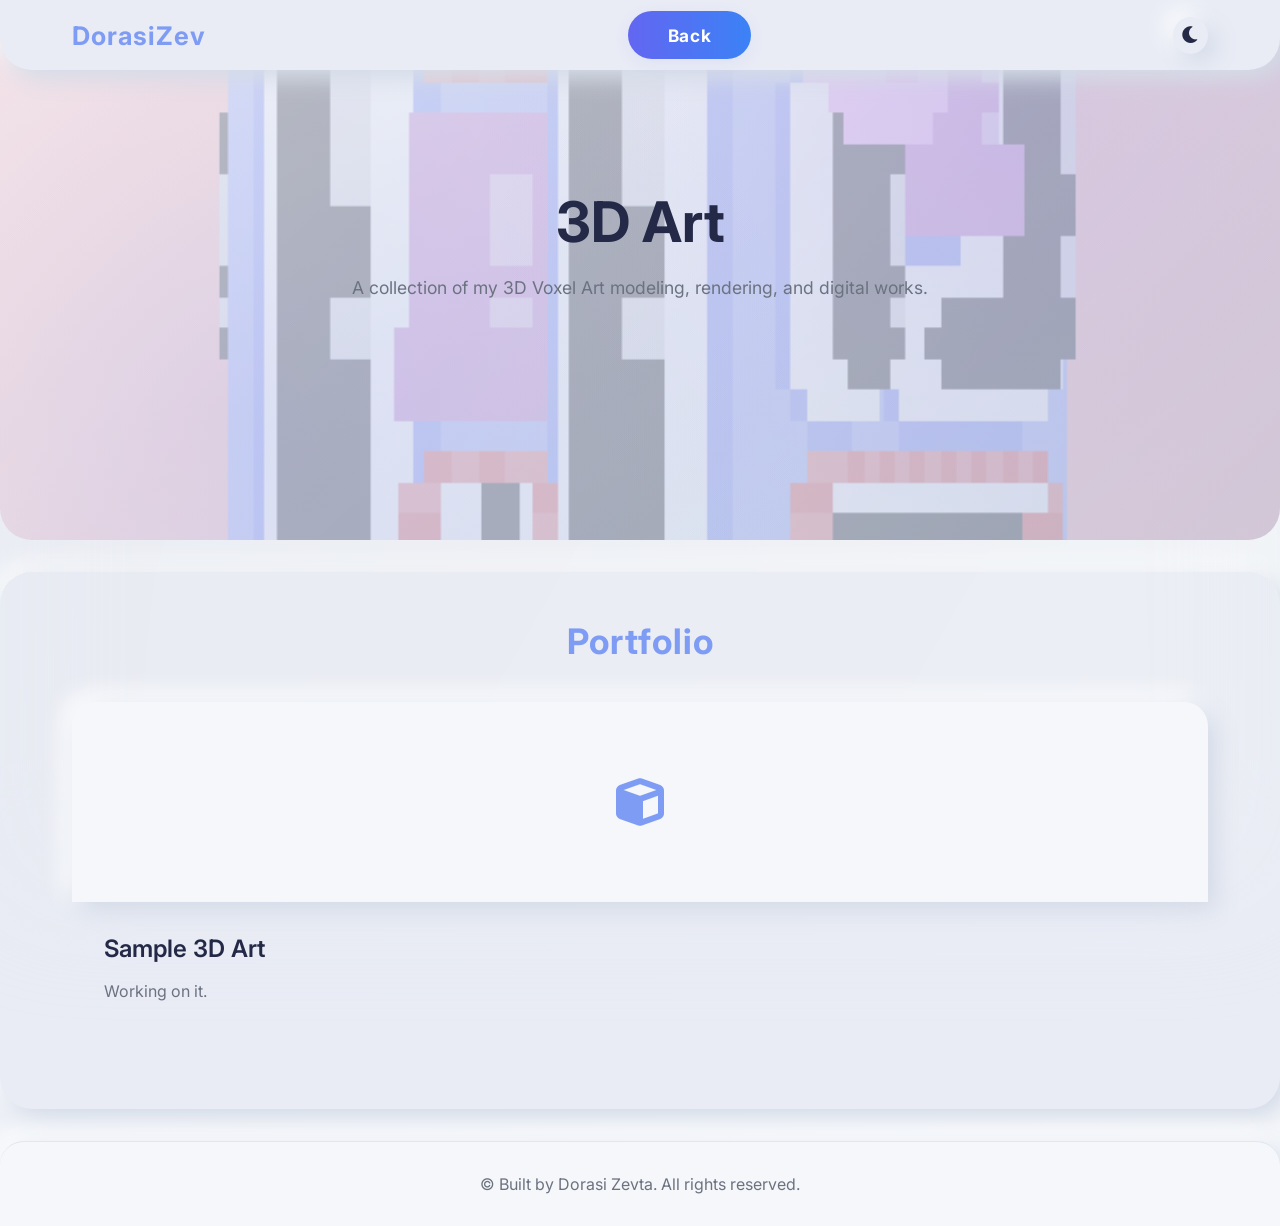
<file: 3d-art.html>
<!DOCTYPE html>
<html lang="en">
<head>
    <meta charset="UTF-8">
    <meta name="viewport" content="width=device-width, initial-scale=1.0">
    <title>3D Art - Dorasi Zevta</title>
    <link rel="stylesheet" href="styles.css">
    <link href="https://cdnjs.cloudflare.com/ajax/libs/font-awesome/6.0.0/css/all.min.css" rel="stylesheet">
    <link href="https://fonts.googleapis.com/css2?family=Inter:wght@300;400;500;600;700&display=swap" rel="stylesheet">
</head>
<body>
    <nav class="navbar">
        <div class="nav-container">
            <div class="nav-logo">
                <a href="index.html#home">DorasiZev</a>
            </div>
            <ul class="nav-menu">
                <li class="nav-item"><a href="#" class="back-to-main-btn" id="back-btn">Back</a></li>
            </ul>
            <div class="theme-toggle"><i class="fas fa-moon"></i></div>
            <div class="hamburger"><span class="bar"></span><span class="bar"></span><span class="bar"></span></div>
        </div>
    </nav>
    <section class="hero hero-centered" style="position:relative; overflow:hidden;">
        <img src="3d face GIF by Shallow Lagoon.gif" alt="3D Art Pixel GIF" style="position:absolute; left:0; top:0; width:100%; height:100%; object-fit:cover; z-index:0; opacity:0.25; pointer-events:none;" />
        <div class="hero-container" style="position:relative; z-index:1;">
            <div class="hero-content">
                <h1 class="hero-title">3D Art</h1>
                <p class="hero-description">A collection of my 3D Voxel Art modeling, rendering, and digital works.</p>
            </div>
        </div>
    </section>
    <section class="portfolio-section">
        <div class="container">
            <h2 class="section-title">Portfolio</h2>
            <div class="projects-grid">
                <!-- Portfolio items go here -->
                <div class="project-card">
                    <div class="project-image"><i class="fas fa-cube"></i></div>
                    <div class="project-content">
                        <h3>Sample 3D Art</h3>
                        <p>Working on it.</p>
                    </div>
                </div>
            </div>
        </div>
    </section>
    <footer class="footer">
        <div class="container">
            <p>&copy; Built by Dorasi Zevta. All rights reserved.</p>
        </div>
    </footer>
    <script src="script.js"></script>
    <script>
      document.getElementById('back-btn').addEventListener('click', function(e) {
        e.preventDefault();
        if (window.history.length > 1) {
          window.history.back();
        } else {
          window.location.href = 'creative-work.html';
        }
      });
    </script>
</body>
</html>
</file>
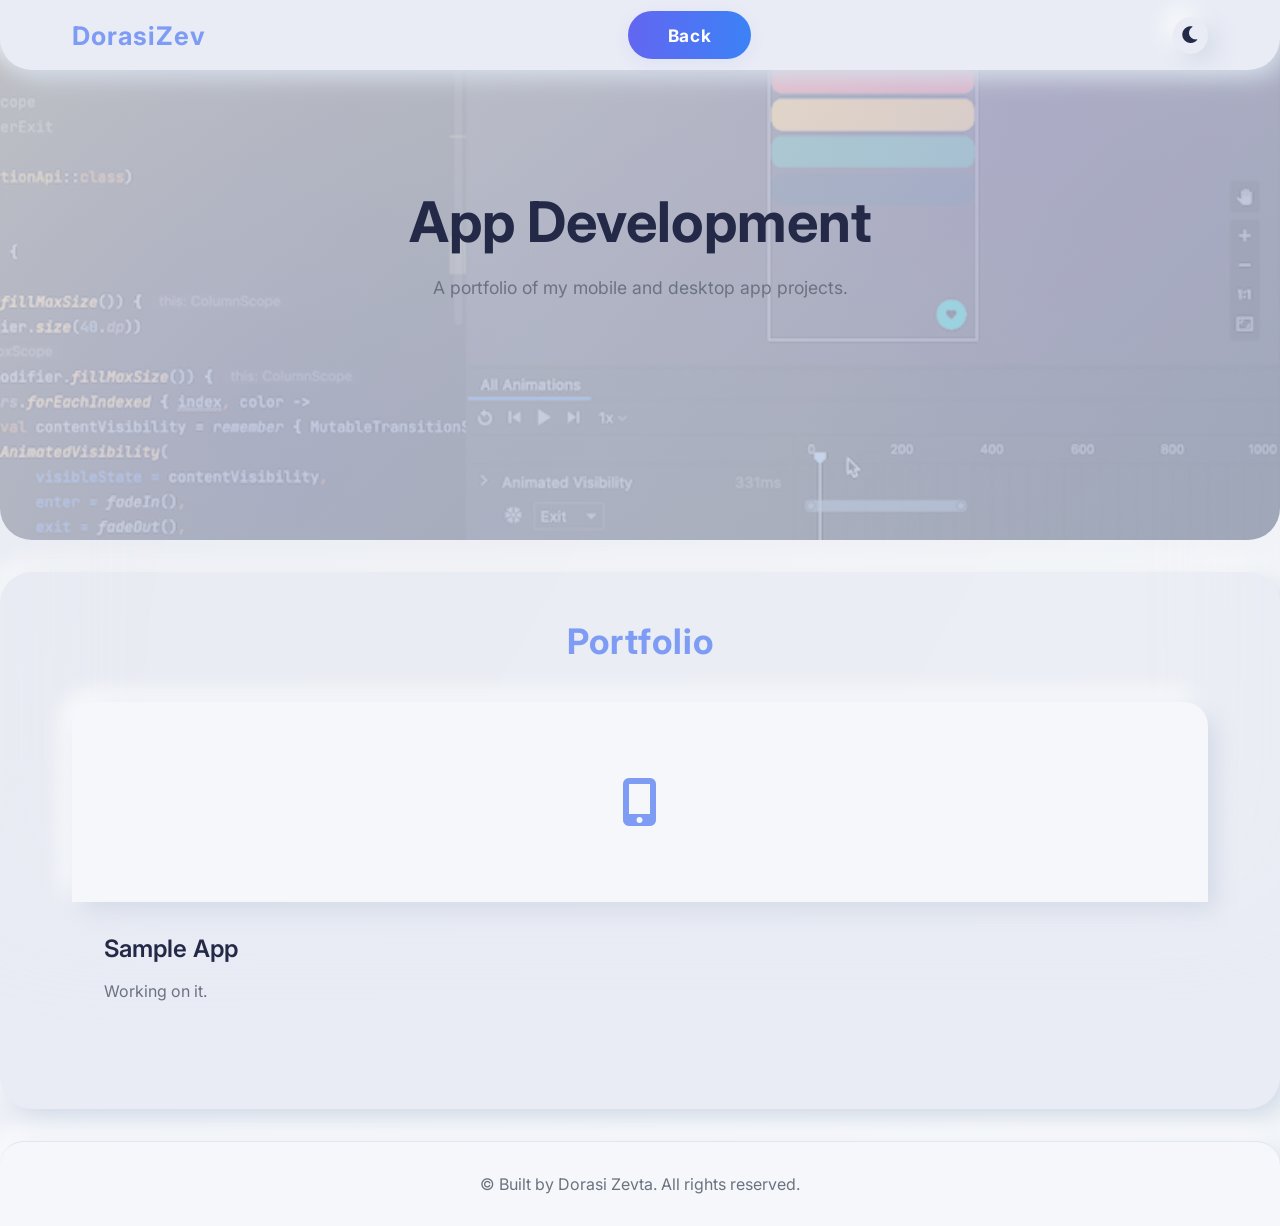
<file: app-development.html>
<!DOCTYPE html>
<html lang="en">
<head>
    <meta charset="UTF-8">
    <meta name="viewport" content="width=device-width, initial-scale=1.0">
    <title>App Development - Dorasi Zevta</title>
    <link rel="stylesheet" href="styles.css">
    <link href="https://cdnjs.cloudflare.com/ajax/libs/font-awesome/6.0.0/css/all.min.css" rel="stylesheet">
    <link href="https://fonts.googleapis.com/css2?family=Inter:wght@300;400;500;600;700&display=swap" rel="stylesheet">
</head>
<body>
    <nav class="navbar">
        <div class="nav-container">
            <div class="nav-logo">
                <a href="index.html#home">DorasiZev</a>
            </div>
            <ul class="nav-menu">
                <li class="nav-item"><a href="#" class="back-to-main-btn" id="back-btn">Back</a></li>
            </ul>
            <div class="theme-toggle"><i class="fas fa-moon"></i></div>
            <div class="hamburger"><span class="bar"></span><span class="bar"></span><span class="bar"></span></div>
        </div>
    </nav>
    <section class="hero hero-centered" style="position:relative; overflow:hidden;">
        <img src="compose-animation-coordination.gif" alt="App Development GIF" style="position:absolute; left:0; top:0; width:100%; height:100%; object-fit:cover; z-index:0; opacity:0.25; pointer-events:none;" />
        <div class="hero-container" style="position:relative; z-index:1;">
            <div class="hero-content">
                <h1 class="hero-title">App Development</h1>
                <p class="hero-description">A portfolio of my mobile and desktop app projects.</p>
            </div>
        </div>
    </section>
    <section class="portfolio-section">
        <div class="container">
            <h2 class="section-title">Portfolio</h2>
            <div class="projects-grid">
                <!-- Portfolio items go here -->
                <div class="project-card">
                    <div class="project-image"><i class="fas fa-mobile-alt"></i></div>
                    <div class="project-content">
                        <h3>Sample App</h3>
                        <p>Working on it.</p>
                    </div>
                </div>
            </div>
        </div>
    </section>
    <footer class="footer">
        <div class="container">
            <p>&copy; Built by Dorasi Zevta. All rights reserved.</p>
        </div>
    </footer>
    <script src="script.js"></script>
    <script>
      document.getElementById('back-btn').addEventListener('click', function(e) {
        e.preventDefault();
        if (window.history.length > 1) {
          window.history.back();
        } else {
          window.location.href = 'creative-work.html';
        }
      });
    </script>
</body>
</html>
</file>
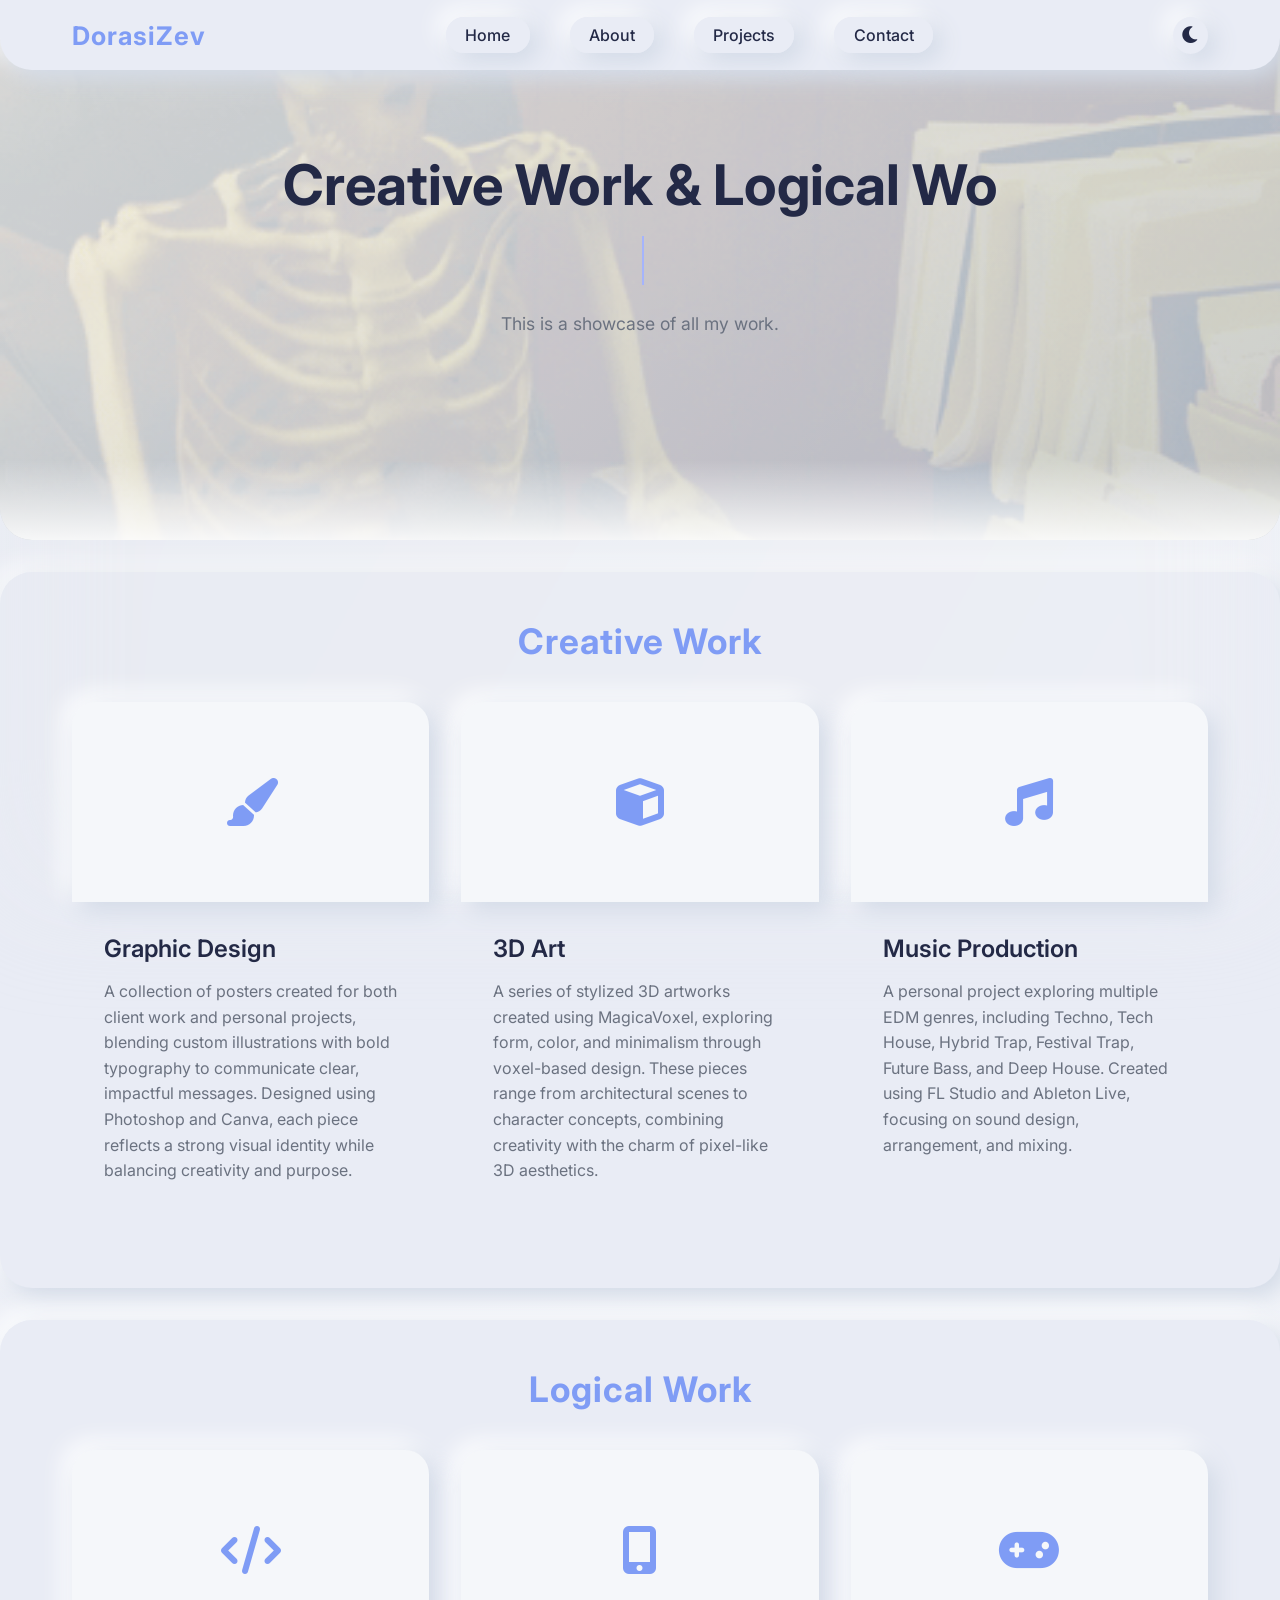
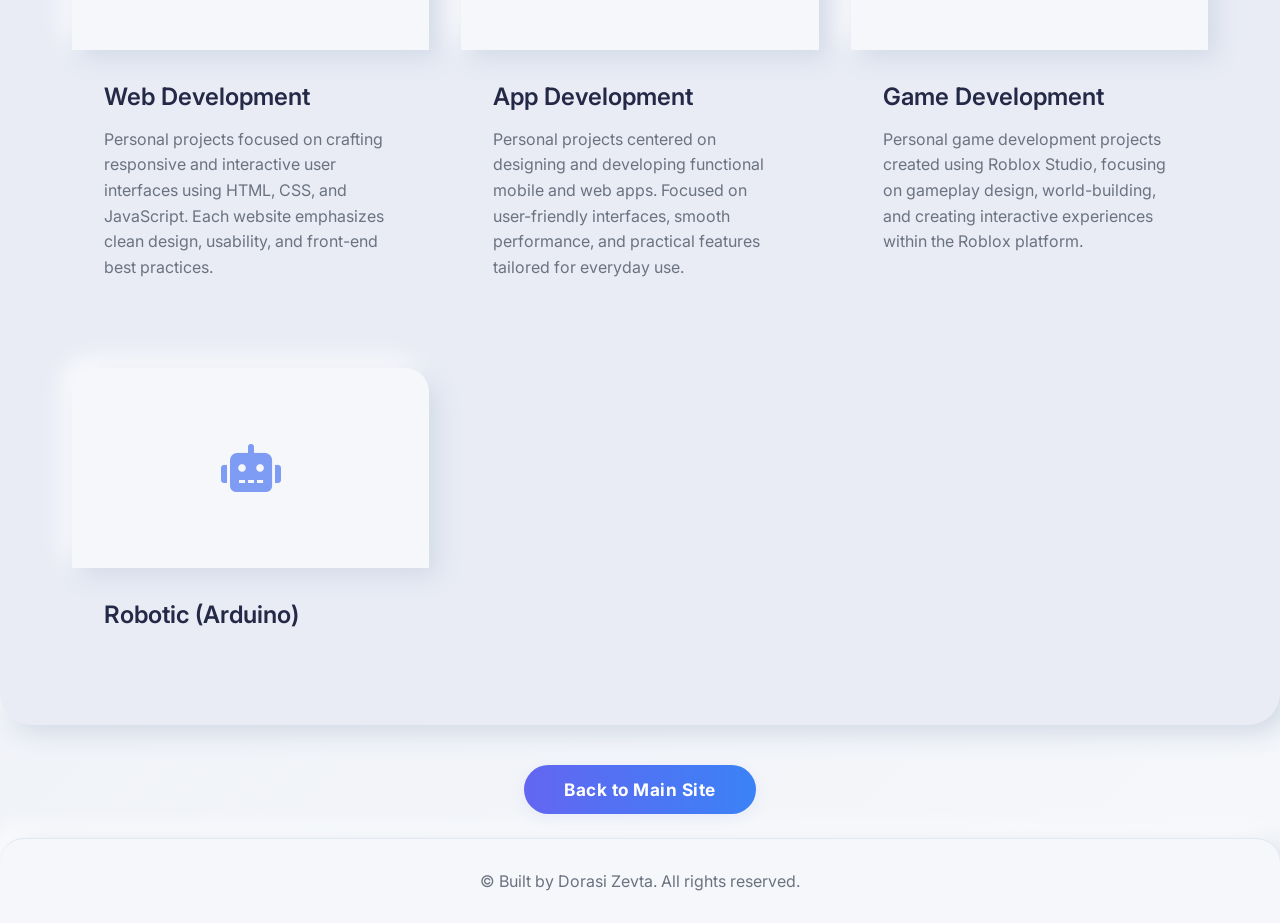
<file: creative-work.html>
<!DOCTYPE html>
<html lang="en">
<head>
    <meta charset="UTF-8">
    <meta name="viewport" content="width=device-width, initial-scale=1.0">
    <title>Creative Work - Dorasi Zevta</title>
    <link rel="stylesheet" href="styles.css">
    <link href="https://cdnjs.cloudflare.com/ajax/libs/font-awesome/6.0.0/css/all.min.css" rel="stylesheet">
    <link href="https://fonts.googleapis.com/css2?family=Inter:wght@300;400;500;600;700&display=swap" rel="stylesheet">
</head>
<body>
    <!-- Navigation -->
    <nav class="navbar">
        <div class="nav-container">
            <div class="nav-logo">
                <a href="index.html#home">DorasiZev</a>
            </div>
            <ul class="nav-menu">
                <li class="nav-item"><a href="index.html#home" class="nav-link">Home</a></li>
                <li class="nav-item"><a href="index.html#about" class="nav-link">About</a></li>
                <li class="nav-item"><a href="index.html#projects" class="nav-link">Projects</a></li>
                <li class="nav-item"><a href="index.html#contact" class="nav-link">Contact</a></li>
            </ul>
            <div class="theme-toggle">
                <i class="fas fa-moon"></i>
            </div>
            <div class="hamburger">
                <span class="bar"></span>
                <span class="bar"></span>
                <span class="bar"></span>
            </div>
        </div>
    </nav>
    <!-- Hero Section -->
    <section class="hero hero-centered hero-skeleton-bg">
        <div class="hero-container">
            <div class="hero-content">
                <h1 class="hero-title">Creative Work & Logical Work</h1>
                <div class="hero-typing-container" style="margin-bottom:1.2rem;">
                    <span id="creative-typing" class="exp-typing"></span>
                </div>
                <p class="hero-description">This is a showcase of all my work.</p>
            </div>
        </div>
    </section>
    <!-- Creative Work Section -->
    <section class="creative-logical-section">
        <div class="container">
            <h2 class="section-title">Creative Work</h2>
            <div class="projects-grid">
                <div class="project-card">
                    <a href="graphic-design.html" class="project-link-overlay"></a>
                    <div class="project-image"><i class="fas fa-paint-brush"></i></div>
                    <div class="project-content">
                        <h3>Graphic Design</h3>
                        <p class="project-description">A collection of posters created for both client work and personal projects, blending custom illustrations with bold typography to communicate clear, impactful messages. Designed using Photoshop and Canva, each piece reflects a strong visual identity while balancing creativity and purpose.</p>
                    </div>
                </div>
                <div class="project-card">
                    <a href="3d-art.html" class="project-link-overlay"></a>
                    <div class="project-image"><i class="fas fa-cube"></i></div>
                    <div class="project-content">
                        <h3>3D Art</h3>
                        <p class="project-description">A series of stylized 3D artworks created using MagicaVoxel, exploring form, color, and minimalism through voxel-based design. These pieces range from architectural scenes to character concepts, combining creativity with the charm of pixel-like 3D aesthetics.</p>
                    </div>
                </div>
                <div class="project-card">
                    <a href="music-production.html" class="project-link-overlay"></a>
                    <div class="project-image"><i class="fas fa-music"></i></div>
                    <div class="project-content">
                        <h3>Music Production</h3>
                        <p class="project-description">A personal project exploring multiple EDM genres, including Techno, Tech House, Hybrid Trap, Festival Trap, Future Bass, and Deep House. Created using FL Studio and Ableton Live, focusing on sound design, arrangement, and mixing.</p>
                    </div>
                </div>
            </div>
        </div>
    </section>
    <!-- Logical Work Section -->
    <section class="creative-logical-section">
        <div class="container">
            <h2 class="section-title">Logical Work</h2>
            <div class="projects-grid">
                <div class="project-card">
                    <a href="web-development.html" class="project-link-overlay"></a>
                    <div class="project-image"><i class="fas fa-code"></i></div>
                    <div class="project-content">
                        <h3>Web Development</h3>
                        <p class="project-description">Personal projects focused on crafting responsive and interactive user interfaces using HTML, CSS, and JavaScript. Each website emphasizes clean design, usability, and front-end best practices.</p>
                    </div>
                </div>
                <div class="project-card">
                    <a href="app-development.html" class="project-link-overlay"></a>
                    <div class="project-image"><i class="fas fa-mobile-alt"></i></div>
                    <div class="project-content">
                        <h3>App Development</h3>
                        <p class="project-description">Personal projects centered on designing and developing functional mobile and web apps. Focused on user-friendly interfaces, smooth performance, and practical features tailored for everyday use.</p>
                    </div>
                </div>
                <div class="project-card">
                    <a href="game-development.html" class="project-link-overlay"></a>
                    <div class="project-image"><i class="fas fa-gamepad"></i></div>
                    <div class="project-content">
                        <h3>Game Development</h3>
                        <p class="project-description">Personal game development projects created using Roblox Studio, focusing on gameplay design, world-building, and creating interactive experiences within the Roblox platform.</p>
                    </div>
                </div>
                <div class="project-card">
                    <div class="project-image"><i class="fas fa-robot"></i></div>
                    <div class="project-content">
                        <h3>Robotic (Arduino)</h3>
                    </div>
                </div>
            </div>
        </div>
    </section>
    <!-- Back to Main Site Button -->
    <div class="back-to-main-btn-wrapper">
        <a href="#" class="back-to-main-btn" id="back-btn">Back to Main Site</a>
    </div>
    <footer class="footer">
        <div class="container">
            <p>&copy; Built by Dorasi Zevta. All rights reserved.</p>
        </div>
    </footer>
    <script src="script.js"></script>
    <script>
        document.getElementById('back-btn').addEventListener('click', function(e) {
            e.preventDefault();
            if (window.history.length > 1) {
                window.history.back();
            } else {
                window.location.href = 'index.html';
            }
        });
    </script>
</body>
</html>
</file>
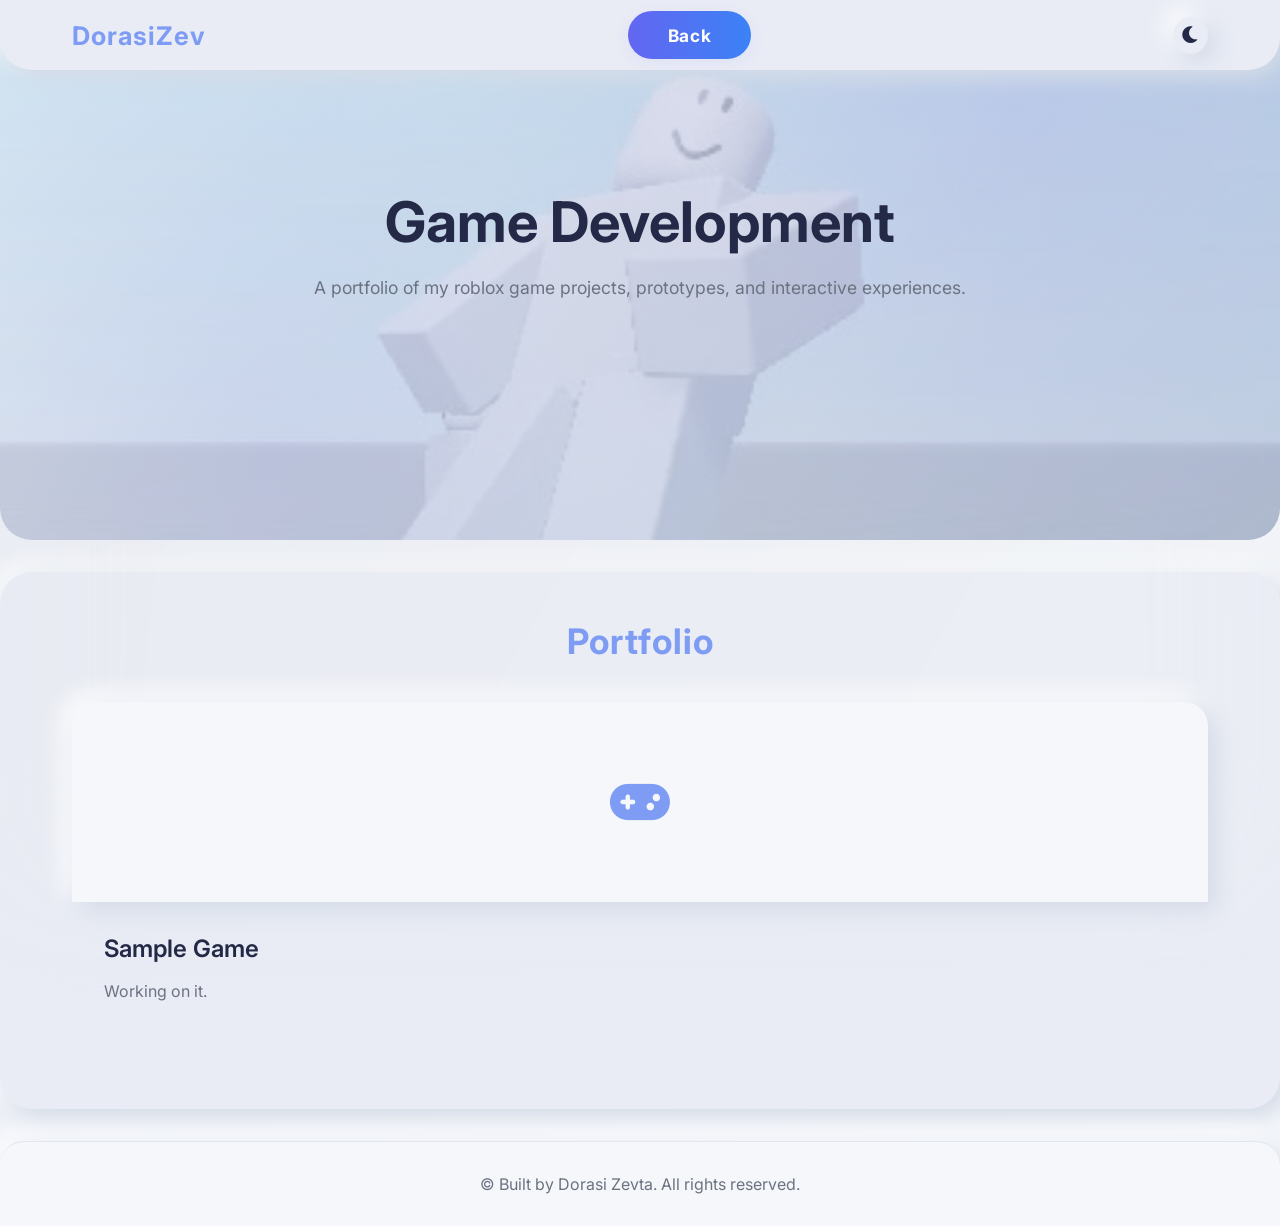
<file: game-development.html>
<!DOCTYPE html>
<html lang="en">
<head>
    <meta charset="UTF-8">
    <meta name="viewport" content="width=device-width, initial-scale=1.0">
    <title>Game Development - Dorasi Zevta</title>
    <link rel="stylesheet" href="styles.css">
    <link href="https://cdnjs.cloudflare.com/ajax/libs/font-awesome/6.0.0/css/all.min.css" rel="stylesheet">
    <link href="https://fonts.googleapis.com/css2?family=Inter:wght@300;400;500;600;700&display=swap" rel="stylesheet">
</head>
<body>
    <nav class="navbar">
        <div class="nav-container">
            <div class="nav-logo">
                <a href="index.html#home">DorasiZev</a>
            </div>
            <ul class="nav-menu">
                <li class="nav-item"><a href="#" class="back-to-main-btn" id="back-btn">Back</a></li>
            </ul>
            <div class="theme-toggle"><i class="fas fa-moon"></i></div>
            <div class="hamburger"><span class="bar"></span><span class="bar"></span><span class="bar"></span></div>
        </div>
    </nav>
    <section class="hero hero-centered" style="position:relative; overflow:hidden;">
        <img src="lolll.gif" alt="Game Development GIF" style="position:absolute; left:0; top:0; width:100%; height:100%; object-fit:cover; z-index:0; opacity:0.25; pointer-events:none;" />
        <div class="hero-container" style="position:relative; z-index:1;">
            <div class="hero-content">
                <h1 class="hero-title">Game Development</h1>
                <p class="hero-description">A portfolio of my roblox game projects, prototypes, and interactive experiences.</p>
            </div>
        </div>
    </section>
    <section class="portfolio-section">
        <div class="container">
            <h2 class="section-title">Portfolio</h2>
            <div class="projects-grid">
                <!-- Portfolio items go here -->
                <div class="project-card">
                    <div class="project-image"><i class="fas fa-gamepad"></i></div>
                    <div class="project-content">
                        <h3>Sample Game</h3>
                        <p>Working on it.</p>
                    </div>
                </div>
            </div>
        </div>
    </section>
    <footer class="footer">
        <div class="container">
            <p>&copy; Built by Dorasi Zevta. All rights reserved.</p>
        </div>
    </footer>
    <script src="script.js"></script>
    <script>
      document.getElementById('back-btn').addEventListener('click', function(e) {
        e.preventDefault();
        if (window.history.length > 1) {
          window.history.back();
        } else {
          window.location.href = 'creative-work.html';
        }
      });
    </script>
</body>
</html>
</file>
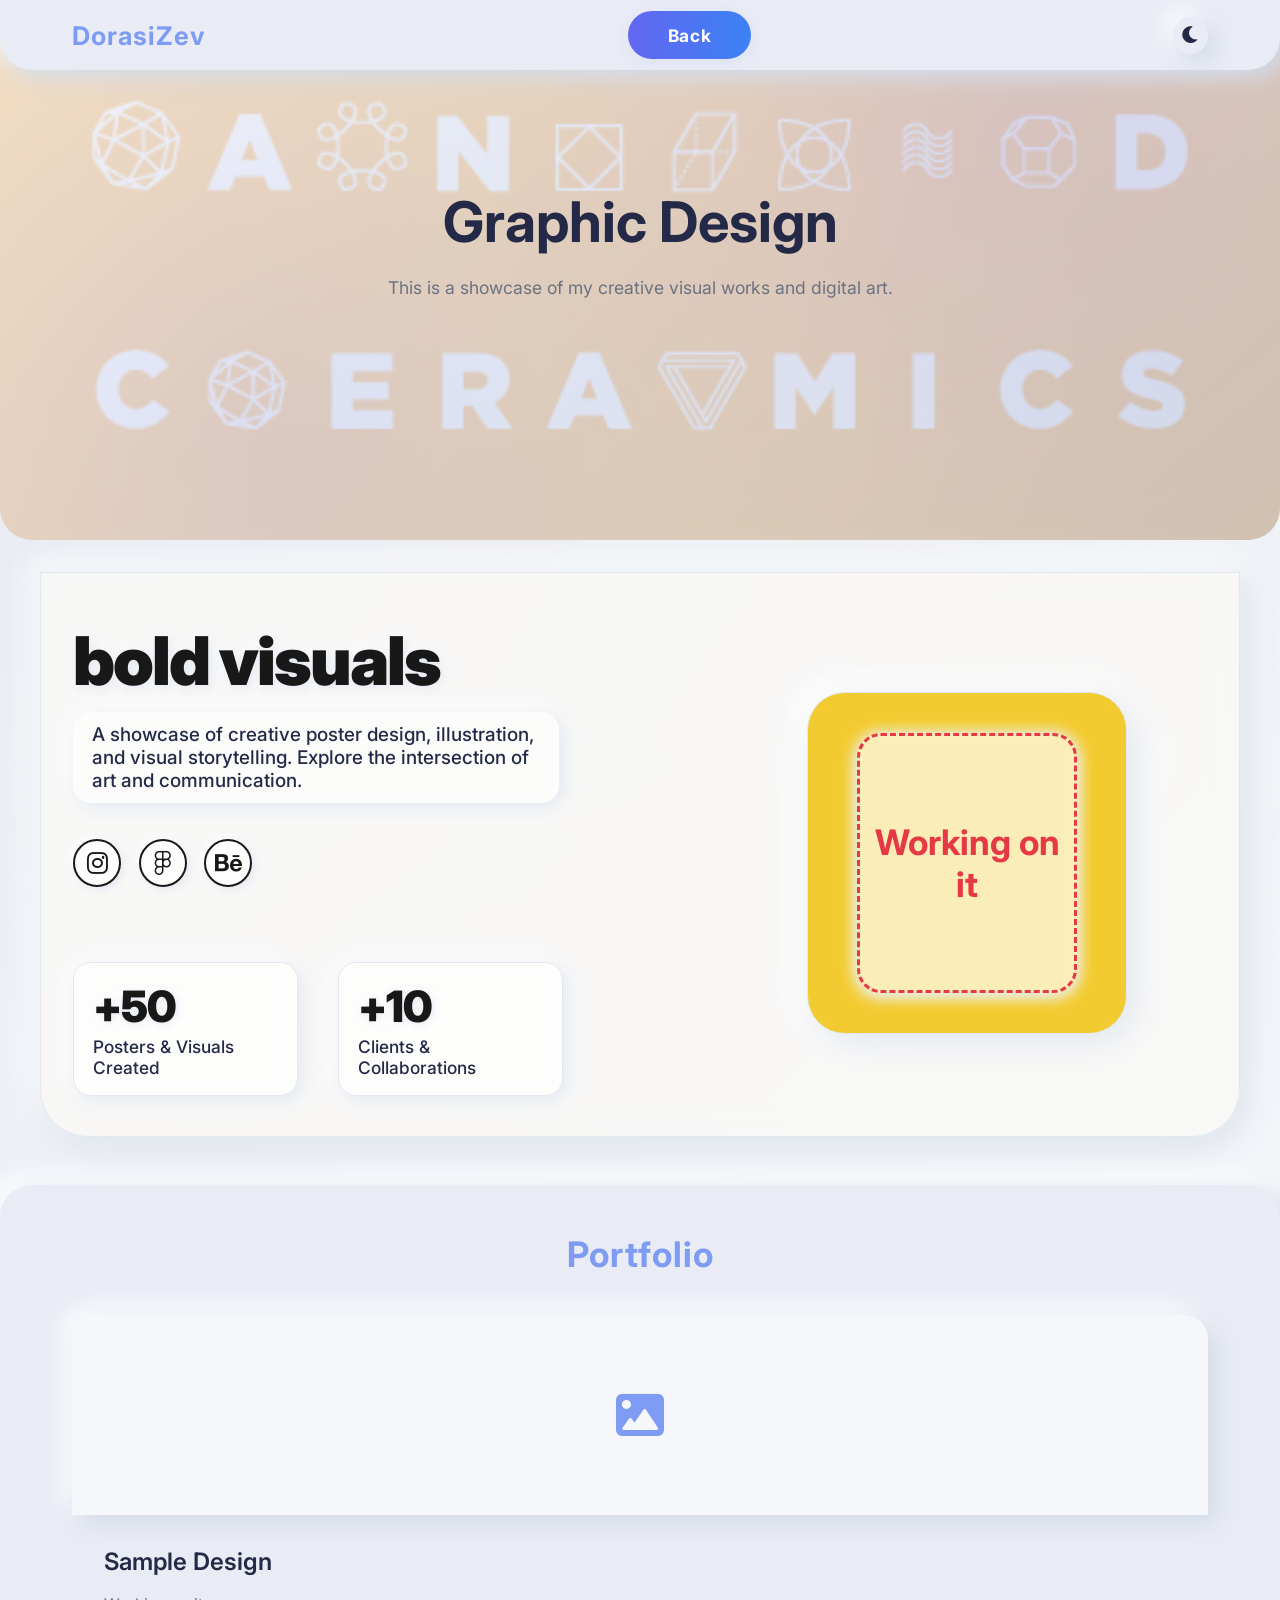
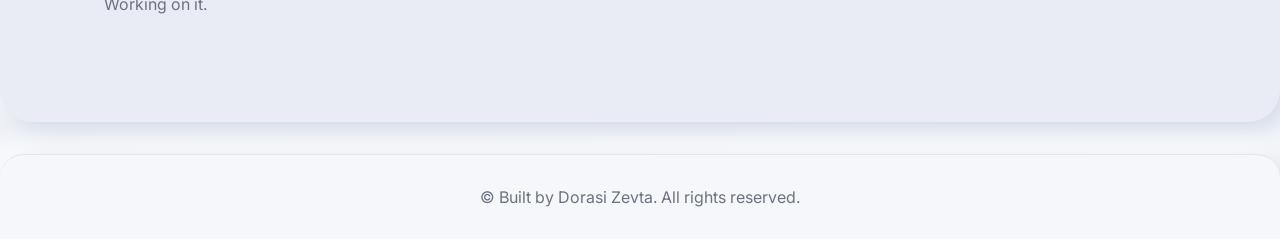
<file: graphic-design.html>
<!DOCTYPE html>
<html lang="en">
<head>
    <meta charset="UTF-8">
    <meta name="viewport" content="width=device-width, initial-scale=1.0">
    <title>Graphic Design - Dorasi Zevta</title>
    <link rel="stylesheet" href="styles.css">
    <link rel="stylesheet" href="graphic-design.css">
    <link href="https://cdnjs.cloudflare.com/ajax/libs/font-awesome/6.0.0/css/all.min.css" rel="stylesheet">
    <link href="https://fonts.googleapis.com/css2?family=Inter:wght@300;400;500;600;700&display=swap" rel="stylesheet">
</head>
<body>
    <nav class="navbar">
        <div class="nav-container">
            <div class="nav-logo">
                <a href="index.html#home">DorasiZev</a>
            </div>
            <ul class="nav-menu">
                <li class="nav-item"><a href="#" class="back-to-main-btn" id="back-btn">Back</a></li>
            </ul>
            <div class="theme-toggle"><i class="fas fa-moon"></i></div>
            <div class="hamburger"><span class="bar"></span><span class="bar"></span><span class="bar"></span></div>
        </div>
    </nav>
    <section class="hero hero-centered" style="position:relative; overflow:hidden;">
        <img src="animation design GIF by Mathew Lucas .gif" alt="Geometric Orange GIF" style="position:absolute; left:0; top:0; width:100%; height:100%; object-fit:cover; z-index:0; opacity:0.25; pointer-events:none;" />
        <div class="hero-container" style="position:relative; z-index:1;">
            <div class="hero-content">
                <h1 class="hero-title">Graphic Design</h1>
                <p class="hero-description">This is a showcase of my creative visual works and digital art.</p>
            </div>
        </div>
    </section>
    <!-- Bauhaus/Flat/Bold Section Below Hero -->
    <section class="gd-bauhaus-main">
        <div class="gd-bauhaus-left">
            <div class="gd-bauhaus-headline">Bold Visuals</div>
            <div class="gd-bauhaus-subtitle">A showcase of creative poster design, illustration, and visual storytelling. Explore the intersection of art and communication.</div>
            <div class="gd-bauhaus-socials">
                <a href="#" class="gd-bauhaus-social" title="Instagram" target="_blank"><i class="fab fa-instagram"></i></a>
                <a href="#" class="gd-bauhaus-social" title="Figma" target="_blank"><i class="fab fa-figma"></i></a>
                <a href="#" class="gd-bauhaus-social" title="Behance" target="_blank"><i class="fab fa-behance"></i></a>
            </div>
            <div class="gd-bauhaus-stats">
                <div class="gd-bauhaus-stat">
                    <div class="gd-bauhaus-stat-number">+50</div>
                    <div class="gd-bauhaus-stat-label">Posters & Visuals Created</div>
                </div>
                <div class="gd-bauhaus-stat">
                    <div class="gd-bauhaus-stat-number">+10</div>
                    <div class="gd-bauhaus-stat-label">Clients & Collaborations</div>
                </div>
            </div>
        </div>
        <div class="gd-bauhaus-right">
            <div class="gd-bauhaus-photo-block">
                <div class="gd-bauhaus-photo-placeholder">Working on it<br></div>
            </div>
        </div>
    </section>
    <section class="portfolio-section gd-flat-bauhaus">
        <div class="container">
            <h2 class="section-title">Portfolio</h2>
            <div class="projects-grid">
                <!-- Portfolio items go here -->
                <div class="project-card">
                    <div class="project-image"><i class="fas fa-image"></i></div>
                    <div class="project-content">
                        <h3>Sample Design</h3>
                        <p>Working on it.</p>
                    </div>
                </div>
            </div>
        </div>
    </section>
    <footer class="footer">
        <div class="container">
            <p>&copy; Built by Dorasi Zevta. All rights reserved.</p>
        </div>
    </footer>
    <script src="script.js"></script>
    <script>
      document.getElementById('back-btn').addEventListener('click', function(e) {
        e.preventDefault();
        if (window.history.length > 1) {
          window.history.back();
        } else {
          window.location.href = 'creative-work.html';
        }
      });
    </script>
</body>
</html>
</file>
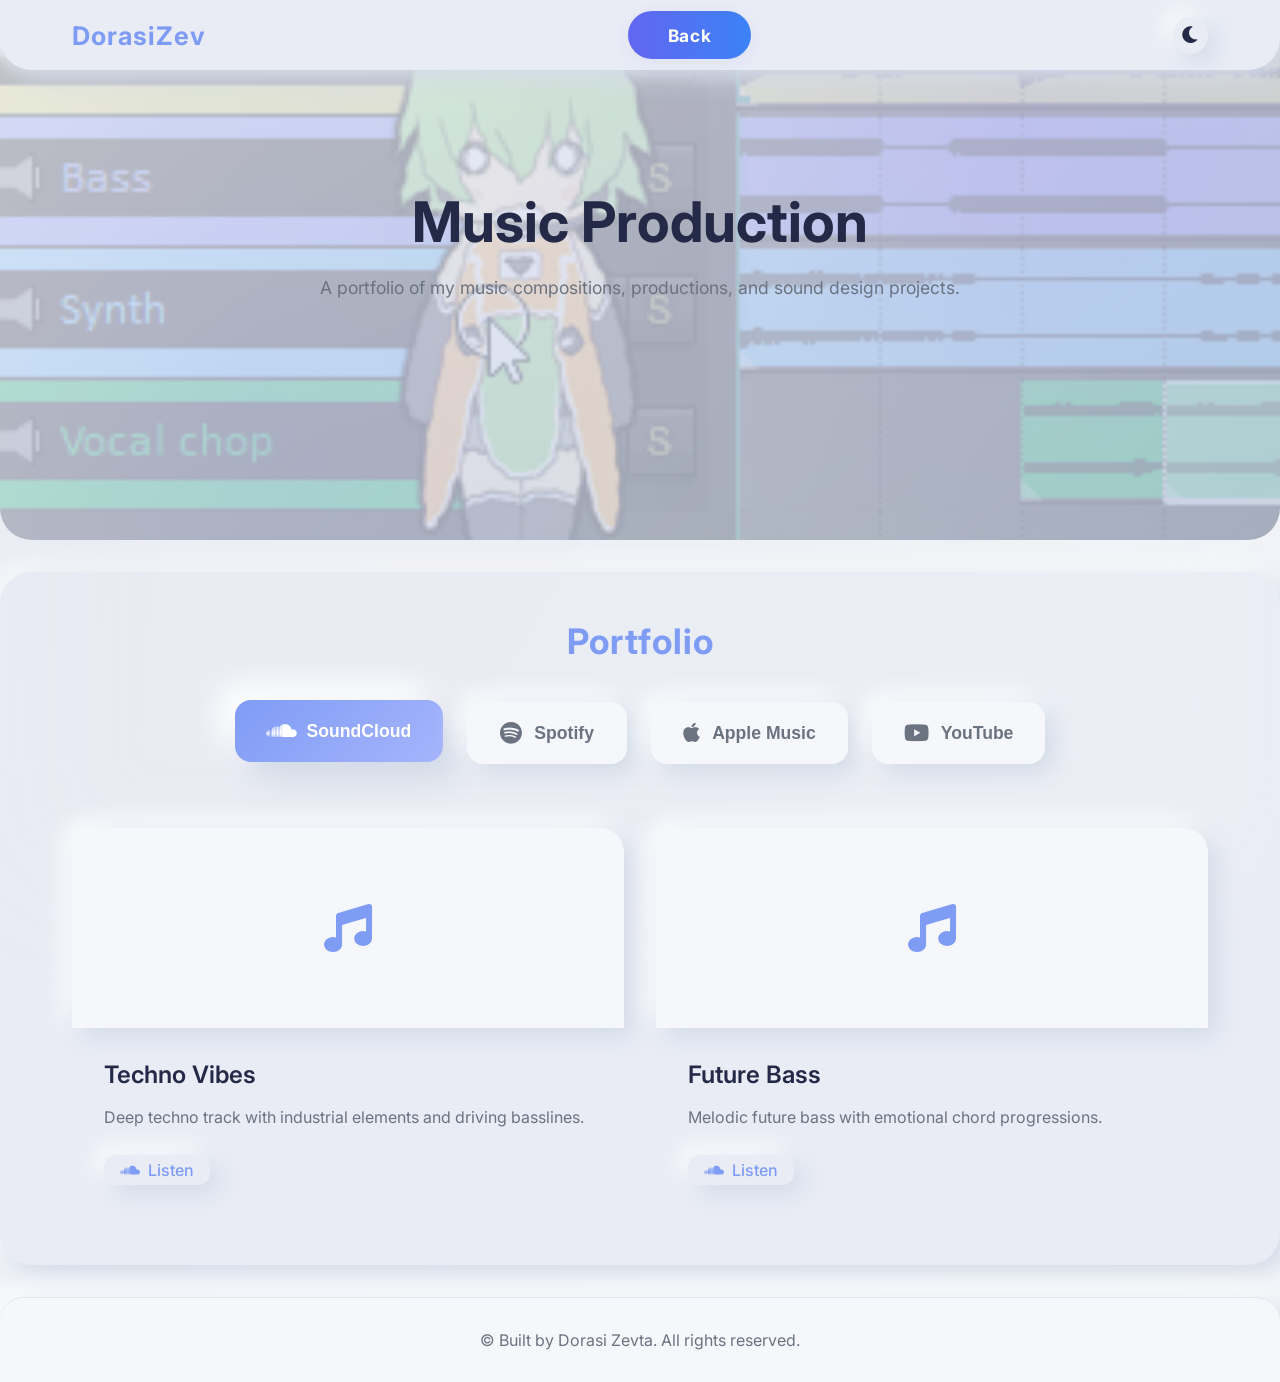
<file: music-production.html>
<!DOCTYPE html>
<html lang="en">
<head>
    <meta charset="UTF-8">
    <meta name="viewport" content="width=device-width, initial-scale=1.0">
    <title>Music Production - Dorasi Zevta</title>
    <link rel="stylesheet" href="styles.css">
    <link href="https://cdnjs.cloudflare.com/ajax/libs/font-awesome/6.0.0/css/all.min.css" rel="stylesheet">
    <link href="https://fonts.googleapis.com/css2?family=Inter:wght@300;400;500;600;700&display=swap" rel="stylesheet">
</head>
<body>
    <nav class="navbar">
        <div class="nav-container">
            <div class="nav-logo">
                <a href="index.html#home">DorasiZev</a>
            </div>
            <ul class="nav-menu">
                <li class="nav-item"><a href="#" class="back-to-main-btn" id="back-btn">Back</a></li>
            </ul>
            <div class="theme-toggle"><i class="fas fa-moon"></i></div>
            <div class="hamburger"><span class="bar"></span><span class="bar"></span><span class="bar"></span></div>
        </div>
    </nav>
    <section class="hero hero-centered" style="position:relative; overflow:hidden;">
        <img src="musiccc.gif" alt="Music Production GIF" style="position:absolute; left:0; top:0; width:100%; height:100%; object-fit:cover; z-index:0; opacity:0.25; pointer-events:none;" />
        <div class="hero-container" style="position:relative; z-index:1;">
            <div class="hero-content">
                <h1 class="hero-title">Music Production</h1>
                <p class="hero-description">A portfolio of my music compositions, productions, and sound design projects.</p>
            </div>
        </div>
    </section>
    <section class="portfolio-section">
        <div class="container">
            <h2 class="section-title">Portfolio</h2>
            
            <!-- Music Platform Tabs -->
            <div class="music-tabs">
                <button class="music-tab active" data-platform="soundcloud">
                    <i class="fab fa-soundcloud"></i>
                    SoundCloud
                </button>
                <button class="music-tab" data-platform="spotify">
                    <i class="fab fa-spotify"></i>
                    Spotify
                </button>
                <button class="music-tab" data-platform="apple">
                    <i class="fab fa-apple"></i>
                    Apple Music
                </button>
                <button class="music-tab" data-platform="youtube">
                    <i class="fab fa-youtube"></i>
                    YouTube
                </button>
            </div>

            <!-- SoundCloud Content -->
            <div class="music-content active" data-platform="soundcloud">
                <div class="projects-grid">
                    <div class="project-card">
                        <div class="project-image"><i class="fas fa-music"></i></div>
                        <div class="project-content">
                            <h3>Techno Vibes</h3>
                            <p>Deep techno track with industrial elements and driving basslines.</p>
                            <div class="project-links">
                                <a href="#" class="project-link"><i class="fab fa-soundcloud"></i> Listen</a>
                            </div>
                        </div>
                    </div>
                    <div class="project-card">
                        <div class="project-image"><i class="fas fa-music"></i></div>
                        <div class="project-content">
                            <h3>Future Bass</h3>
                            <p>Melodic future bass with emotional chord progressions.</p>
                            <div class="project-links">
                                <a href="#" class="project-link"><i class="fab fa-soundcloud"></i> Listen</a>
                            </div>
                        </div>
                    </div>
                </div>
            </div>

            <!-- Spotify Content -->
            <div class="music-content" data-platform="spotify">
                <div class="projects-grid">
                    <div class="project-card">
                        <div class="project-image"><i class="fas fa-music"></i></div>
                        <div class="project-content">
                            <h3>Hybrid Trap</h3>
                            <p>Aggressive hybrid trap with heavy 808s and trap elements.</p>
                            <div class="project-links">
                                <a href="#" class="project-link"><i class="fab fa-spotify"></i> Listen</a>
                            </div>
                        </div>
                    </div>
                    <div class="project-card">
                        <div class="project-image"><i class="fas fa-music"></i></div>
                        <div class="project-content">
                            <h3>Deep House</h3>
                            <p>Smooth deep house with groovy basslines and atmospheric pads.</p>
                            <div class="project-links">
                                <a href="#" class="project-link"><i class="fab fa-spotify"></i> Listen</a>
                            </div>
                        </div>
                    </div>
                </div>
            </div>

            <!-- Apple Music Content -->
            <div class="music-content" data-platform="apple">
                <div class="projects-grid">
                    <div class="project-card">
                        <div class="project-image"><i class="fas fa-music"></i></div>
                        <div class="project-content">
                            <h3>Tech House</h3>
                            <p>Groovy tech house with minimal elements and driving rhythms.</p>
                            <div class="project-links">
                                <a href="#" class="project-link"><i class="fab fa-apple"></i> Listen</a>
                            </div>
                        </div>
                    </div>
                    <div class="project-card">
                        <div class="project-image"><i class="fas fa-music"></i></div>
                        <div class="project-content">
                            <h3>Festival Trap</h3>
                            <p>High-energy festival trap designed for big crowds.</p>
                            <div class="project-links">
                                <a href="#" class="project-link"><i class="fab fa-apple"></i> Listen</a>
                            </div>
                        </div>
                    </div>
                </div>
            </div>

            <!-- YouTube Content -->
            <div class="music-content" data-platform="youtube">
                <div class="projects-grid">
                    <div class="project-card">
                        <div class="project-image"><i class="fas fa-music"></i></div>
                        <div class="project-content">
                            <h3>Music Production Tutorial</h3>
                            <p>Step-by-step guide on creating electronic music in FL Studio.</p>
                            <div class="project-links">
                                <a href="#" class="project-link"><i class="fab fa-youtube"></i> Watch</a>
                            </div>
                        </div>
                    </div>
                    <div class="project-card">
                        <div class="project-image"><i class="fas fa-music"></i></div>
                        <div class="project-content">
                            <h3>Live Performance</h3>
                            <p>Live DJ set showcasing various EDM genres and mixing techniques.</p>
                            <div class="project-links">
                                <a href="#" class="project-link"><i class="fab fa-youtube"></i> Watch</a>
                            </div>
                        </div>
                    </div>
                </div>
            </div>
        </div>
    </section>
    <footer class="footer">
        <div class="container">
            <p>&copy; Built by Dorasi Zevta. All rights reserved.</p>
        </div>
    </footer>
    <script src="script.js"></script>
    <script>
      document.getElementById('back-btn').addEventListener('click', function(e) {
        e.preventDefault();
        if (window.history.length > 1) {
          window.history.back();
        } else {
          window.location.href = 'creative-work.html';
        }
      });
      
      // Music Platform Tabs Functionality
      const musicTabs = document.querySelectorAll('.music-tab');
      const musicContents = document.querySelectorAll('.music-content');
      
      musicTabs.forEach(tab => {
        tab.addEventListener('click', () => {
          const platform = tab.getAttribute('data-platform');
          
          // Remove active class from all tabs and contents
          musicTabs.forEach(t => t.classList.remove('active'));
          musicContents.forEach(c => c.classList.remove('active'));
          
          // Add active class to clicked tab and corresponding content
          tab.classList.add('active');
          document.querySelector(`.music-content[data-platform="${platform}"]`).classList.add('active');
        });
      });
    </script>
</body>
</html>
</file>
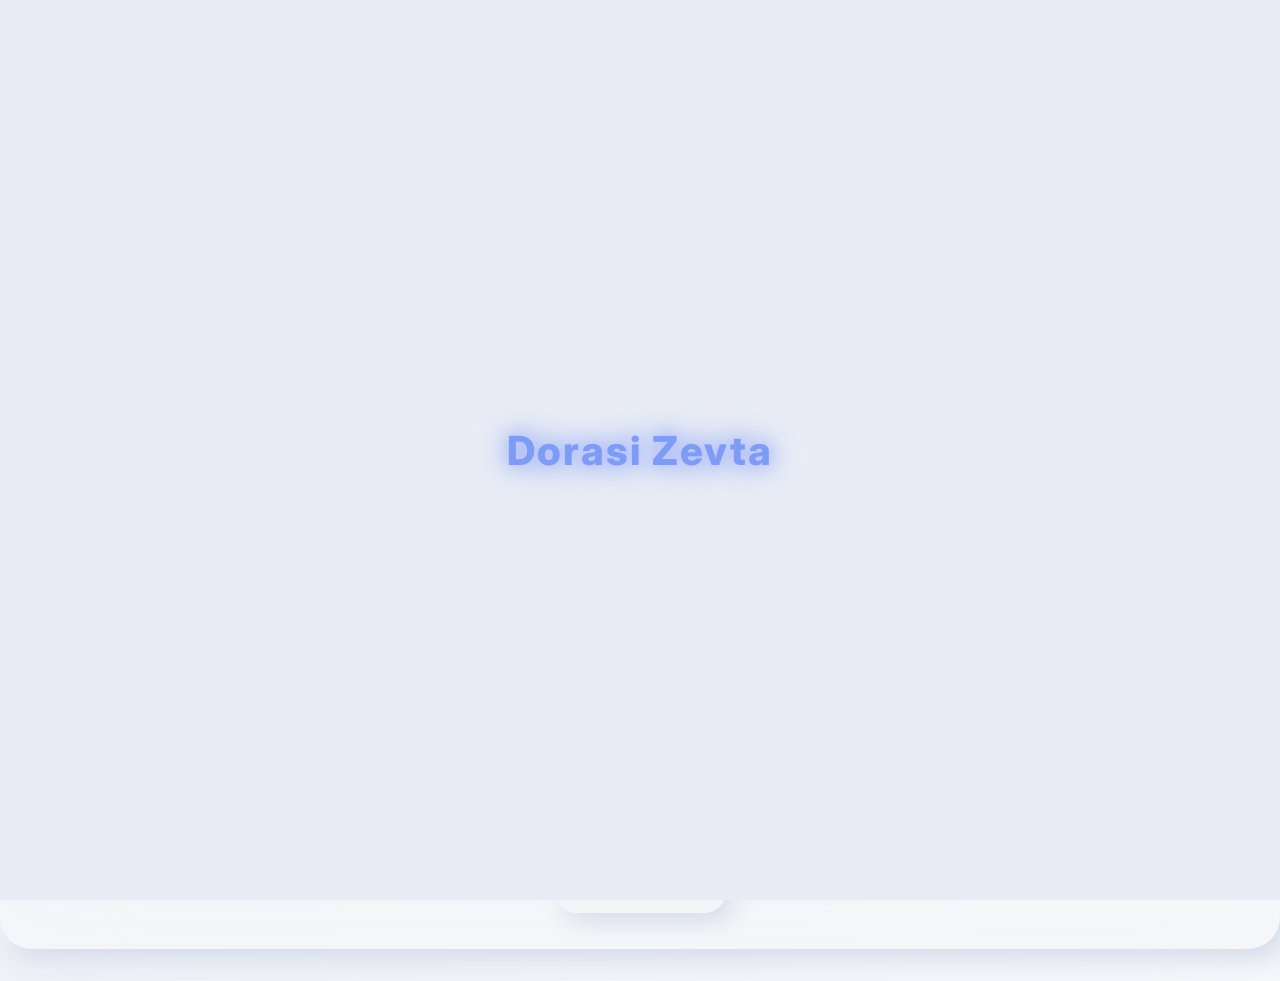
<file: projects.html>
<!DOCTYPE html>
<html lang="en">
<head>
    <meta charset="UTF-8">
    <meta name="viewport" content="width=device-width, initial-scale=1.0">
    <title>More Projects - Portfolio</title>
    <link rel="stylesheet" href="styles.css">
    <link href="https://cdnjs.cloudflare.com/ajax/libs/font-awesome/6.0.0/css/all.min.css" rel="stylesheet">
    <link href="https://fonts.googleapis.com/css2?family=Inter:wght@300;400;500;600;700&display=swap" rel="stylesheet">
</head>
<body>
    <div id="site-loader">
        <div class="loader-content">
            <span class="loader-name">Dorasi Zevta</span>
        </div>
    </div>
    <!-- Navigation -->
    <nav class="navbar">
        <div class="nav-container">
            <div class="nav-logo">
                <a href="index.html">Portfolio</a>
            </div>
            <ul class="nav-menu">
                <li class="nav-item">
                    <a href="index.html#home" class="nav-link">Home</a>
                </li>
                <li class="nav-item">
                    <a href="index.html#about" class="nav-link">About</a>
                </li>
                <li class="nav-item">
                    <a href="index.html#services" class="nav-link">Services</a>
                </li>
                <li class="nav-item">
                    <a href="index.html#experience" class="nav-link">Experience</a>
                </li>
                <li class="nav-item">
                    <a href="index.html#skills" class="nav-link">Skills</a>
                </li>
                <li class="nav-item">
                    <a href="index.html#projects" class="nav-link">Projects</a>
                </li>
                <li class="nav-item">
                    <a href="index.html#contact" class="nav-link">Contact</a>
                </li>
            </ul>
            <div class="theme-toggle">
                <i class="fas fa-moon"></i>
            </div>
            <div class="hamburger">
                <span class="bar"></span>
                <span class="bar"></span>
                <span class="bar"></span>
            </div>
        </div>
    </nav>

    <!-- More Projects Section -->
    <section class="projects" style="margin-top: 100px;">
        <div class="container">
            <h2 class="section-title">All Projects</h2>
            <div class="projects-main-menu">
                <button class="main-tab active" data-group="logical">Logical Work</button>
                <button class="main-tab" data-group="creative">Creative Work</button>
            </div>
            <div class="projects-group" data-group="logical">
                <div class="projects-menu">
                    <button class="projects-tab active" data-category="cyber">Cyber Security</button>
                    <button class="projects-tab" data-category="web">Web</button>
                    <button class="projects-tab" data-category="app">Application</button>
                    <button class="projects-tab" data-category="game">Game</button>
                </div>
                <div class="projects-categories">
                    <div class="projects-grid project-category" data-category="cyber">
                        <div class="project-card">
                            <div class="project-image"><i class="fas fa-shield-alt"></i></div>
                            <div class="project-content">
                                <h3>Penetration Testing Toolkit</h3>
                                <p>Suite of tools for vulnerability scanning and reporting.</p>
                                <div class="project-tech"><span>Python</span><span>Nmap</span></div>
                                <div class="project-links"><a href="#" class="project-link"><i class="fab fa-github"></i> Code</a></div>
                            </div>
                        </div>
                        <div class="project-card">
                            <div class="project-image"><i class="fas fa-lock"></i></div>
                            <div class="project-content">
                                <h3>Password Manager</h3>
                                <p>Secure password storage with encryption and autofill.</p>
                                <div class="project-tech"><span>React</span><span>Node.js</span></div>
                                <div class="project-links"><a href="#" class="project-link"><i class="fab fa-github"></i> Code</a></div>
                            </div>
                        </div>
                    </div>
                    <div class="projects-grid project-category" data-category="web" style="display:none;">
                        <div class="project-card">
                            <div class="project-image"><i class="fas fa-globe"></i></div>
                            <div class="project-content">
                                <h3>Portfolio Website</h3>
                                <p>Modern, responsive portfolio with animations and dark mode.</p>
                                <div class="project-tech"><span>HTML</span><span>CSS</span><span>JS</span></div>
                                <div class="project-links"><a href="#" class="project-link"><i class="fab fa-github"></i> Code</a></div>
                            </div>
                        </div>
                        <div class="project-card">
                            <div class="project-image"><i class="fas fa-store"></i></div>
                            <div class="project-content">
                                <h3>E-Commerce Platform</h3>
                                <p>Full-stack e-commerce solution with payment integration.</p>
                                <div class="project-tech"><span>React</span><span>Node.js</span></div>
                                <div class="project-links"><a href="#" class="project-link"><i class="fab fa-github"></i> Code</a></div>
                            </div>
                        </div>
                    </div>
                    <div class="projects-grid project-category" data-category="app" style="display:none;">
                        <div class="project-card">
                            <div class="project-image"><i class="fas fa-mobile-alt"></i></div>
                            <div class="project-content">
                                <h3>Task Manager App</h3>
                                <p>Organize tasks, set reminders, and track progress on mobile.</p>
                                <div class="project-tech"><span>Flutter</span><span>Firebase</span></div>
                                <div class="project-links"><a href="#" class="project-link"><i class="fab fa-github"></i> Code</a></div>
                            </div>
                        </div>
                        <div class="project-card">
                            <div class="project-image"><i class="fas fa-notes-medical"></i></div>
                            <div class="project-content">
                                <h3>Health Tracker</h3>
                                <p>Monitor health metrics and visualize trends over time.</p>
                                <div class="project-tech"><span>Kotlin</span><span>Android</span></div>
                                <div class="project-links"><a href="#" class="project-link"><i class="fab fa-github"></i> Code</a></div>
                            </div>
                        </div>
                    </div>
                    <div class="projects-grid project-category" data-category="game" style="display:none;">
                        <div class="project-card">
                            <div class="project-image"><i class="fas fa-gamepad"></i></div>
                            <div class="project-content">
                                <h3>2D Platformer</h3>
                                <p>Fun and challenging platform game with custom levels.</p>
                                <div class="project-tech"><span>Unity</span><span>C#</span></div>
                                <div class="project-links"><a href="#" class="project-link"><i class="fab fa-github"></i> Code</a></div>
                            </div>
                        </div>
                        <div class="project-card">
                            <div class="project-image"><i class="fas fa-chess-knight"></i></div>
                            <div class="project-content">
                                <h3>Chess AI</h3>
                                <p>Play chess against an AI with multiple difficulty levels.</p>
                                <div class="project-tech"><span>Python</span><span>Pygame</span></div>
                                <div class="project-links"><a href="#" class="project-link"><i class="fab fa-github"></i> Code</a></div>
                            </div>
                        </div>
                    </div>
                </div>
            </div>
            <div class="projects-group" data-group="creative" style="display:none;">
                <div class="projects-menu">
                    <button class="projects-tab active" data-category="design">Design</button>
                    <button class="projects-tab" data-category="music">Music</button>
                </div>
                <div class="projects-categories">
                    <div class="projects-grid project-category" data-category="design">
                        <div class="project-card">
                            <div class="project-image"><i class="fas fa-paint-brush"></i></div>
                            <div class="project-content">
                                <h3>Brand Identity Kit</h3>
                                <p>Logo, color palette, and typography for a startup brand.</p>
                                <div class="project-tech"><span>Figma</span><span>Illustrator</span></div>
                                <div class="project-links"><a href="#" class="project-link"><i class="fab fa-github"></i> Design</a></div>
                            </div>
                        </div>
                        <div class="project-card">
                            <div class="project-image"><i class="fas fa-vector-square"></i></div>
                            <div class="project-content">
                                <h3>UI Kit</h3>
                                <p>Reusable UI components for web and mobile apps.</p>
                                <div class="project-tech"><span>Figma</span></div>
                                <div class="project-links"><a href="#" class="project-link"><i class="fab fa-github"></i> Design</a></div>
                            </div>
                        </div>
                    </div>
                    <div class="projects-grid project-category" data-category="music" style="display:none;">
                        <div class="project-card">
                            <div class="project-image"><i class="fas fa-music"></i></div>
                            <div class="project-content">
                                <h3>Music Visualizer</h3>
                                <p>Animated visualizer that reacts to music in real time.</p>
                                <div class="project-tech"><span>JavaScript</span><span>Web Audio API</span></div>
                                <div class="project-links"><a href="#" class="project-link"><i class="fab fa-github"></i> Code</a></div>
                            </div>
                        </div>
                        <div class="project-card">
                            <div class="project-image"><i class="fas fa-headphones"></i></div>
                            <div class="project-content">
                                <h3>Beat Maker</h3>
                                <p>Create and mix beats with a simple, interactive interface.</p>
                                <div class="project-tech"><span>React</span><span>Howler.js</span></div>
                                <div class="project-links"><a href="#" class="project-link"><i class="fab fa-github"></i> Code</a></div>
                            </div>
                        </div>
                    </div>
                </div>
            </div>
            <div style="text-align:center; margin-top:2.5rem;">
                <a href="index.html#projects" class="btn btn-secondary">Back to Home</a>
            </div>
        </div>
    </section>

    <script src="script.js"></script>
</body>
</html>
</file>
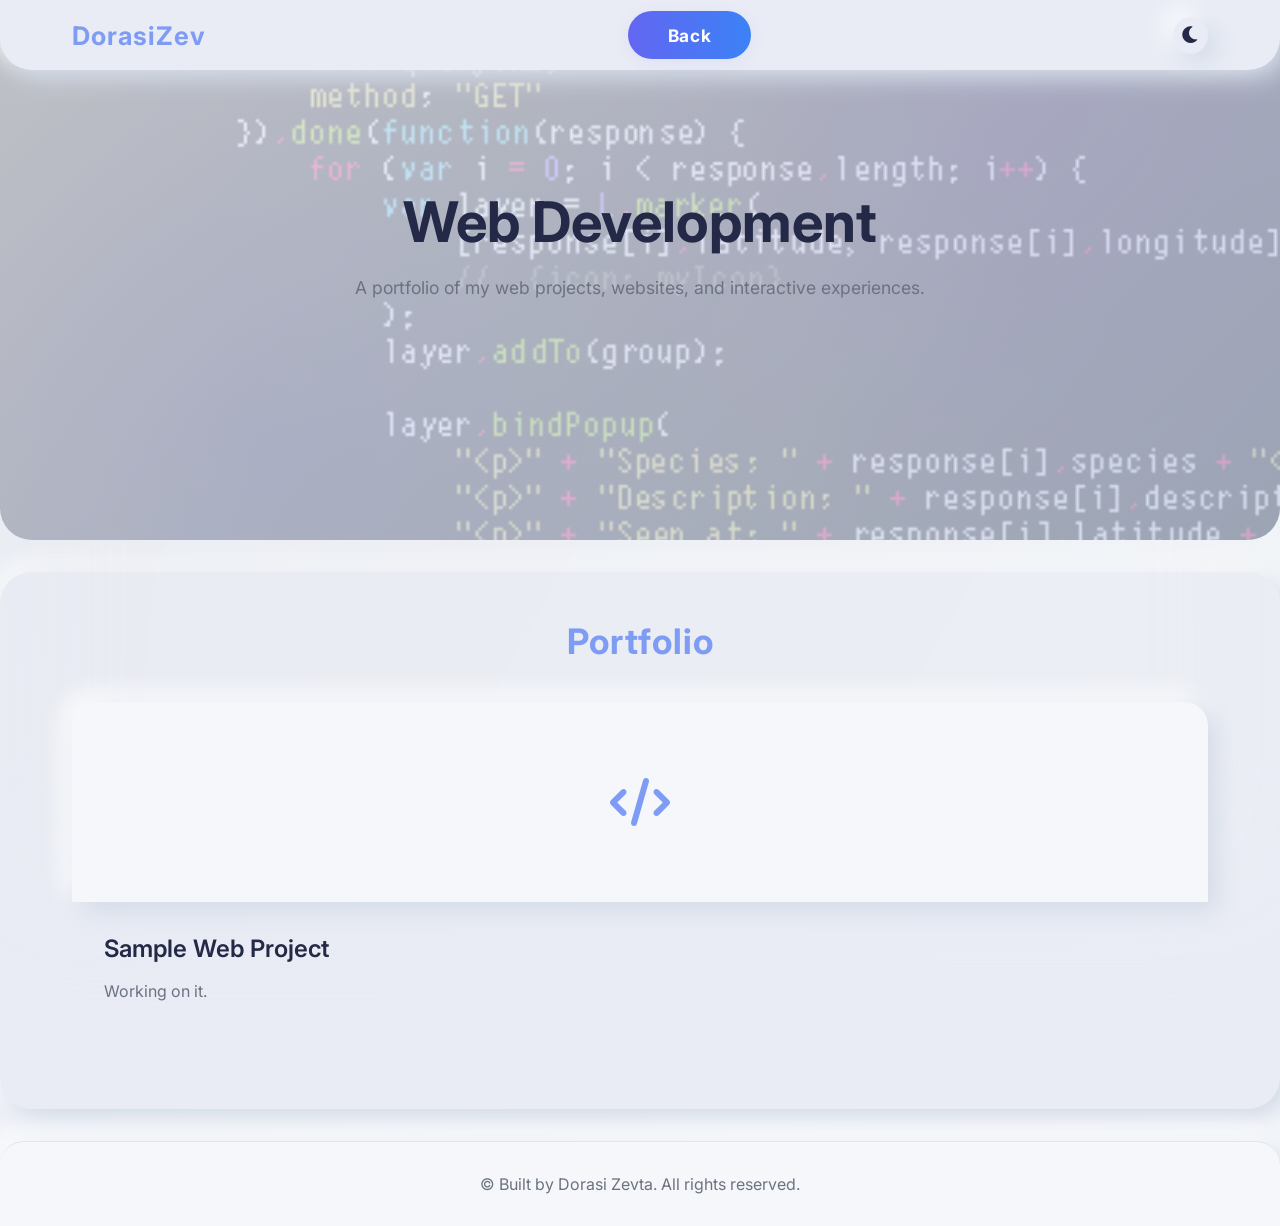
<file: web-development.html>
<!DOCTYPE html>
<html lang="en">
<head>
    <meta charset="UTF-8">
    <meta name="viewport" content="width=device-width, initial-scale=1.0">
    <title>Web Development - Dorasi Zevta</title>
    <link rel="stylesheet" href="styles.css">
    <link href="https://cdnjs.cloudflare.com/ajax/libs/font-awesome/6.0.0/css/all.min.css" rel="stylesheet">
    <link href="https://fonts.googleapis.com/css2?family=Inter:wght@300;400;500;600;700&display=swap" rel="stylesheet">
</head>
<body>
    <nav class="navbar">
        <div class="nav-container">
            <div class="nav-logo">
                <a href="index.html#home">DorasiZev</a>
            </div>
            <ul class="nav-menu">
                <li class="nav-item"><a href="#" class="back-to-main-btn" id="back-btn">Back</a></li>
            </ul>
            <div class="theme-toggle"><i class="fas fa-moon"></i></div>
            <div class="hamburger"><span class="bar"></span><span class="bar"></span><span class="bar"></span></div>
        </div>
    </nav>
    <section class="hero hero-centered" style="position:relative; overflow:hidden;">
        <img src="html.gif" alt="Web Development GIF" style="position:absolute; left:0; top:0; width:100%; height:100%; object-fit:cover; z-index:0; opacity:0.25; pointer-events:none;" />
        <div class="hero-container" style="position:relative; z-index:1;">
            <div class="hero-content">
                <h1 class="hero-title">Web Development</h1>
                <p class="hero-description">A portfolio of my web projects, websites, and interactive experiences.</p>
            </div>
        </div>
    </section>
    <section class="portfolio-section">
        <div class="container">
            <h2 class="section-title">Portfolio</h2>
            <div class="projects-grid">
                <!-- Portfolio items go here -->
                <div class="project-card">
                    <div class="project-image"><i class="fas fa-code"></i></div>
                    <div class="project-content">
                        <h3>Sample Web Project</h3>
                        <p>Working on it.</p>
                    </div>
                </div>
            </div>
        </div>
    </section>
    <footer class="footer">
        <div class="container">
            <p>&copy; Built by Dorasi Zevta. All rights reserved.</p>
        </div>
    </footer>
    <script src="script.js"></script>
    <script>
      document.getElementById('back-btn').addEventListener('click', function(e) {
        e.preventDefault();
        if (window.history.length > 1) {
          window.history.back();
        } else {
          window.location.href = 'creative-work.html';
        }
      });
    </script>
</body>
</html>
</file>
<file: styles.css>
/* Neumorphism/Soft UI Theme */
:root {
    --primary-color: #7f9cf5;
    --secondary-color: #a5b4fc;
    --accent-color: #c7d2fe;
    --text-primary: #232946;
    --text-secondary: #6b7280;
    --bg-primary: #e9ecf5;
    --bg-secondary: #f5f7fa;
    --bg-tertiary: #f0f4fa;
    --border-color: #e0e7ef;
    --shadow-light: 8px 8px 24px #d1d9e6, -8px -8px 24px #ffffff;
    --shadow-heavy: 16px 16px 32px #d1d9e6, -16px -16px 32px #ffffff;
    --shadow-inset: inset 6px 6px 16px #d1d9e6, inset -6px -6px 16px #ffffff;
    --gradient-soft: linear-gradient(135deg, #e9ecf5 0%, #f5f7fa 100%);
    --transition: all 0.3s cubic-bezier(.25,.8,.25,1);
}

[data-theme="dark"] {
    --primary-color: rgb(37, 150, 190);
    --text-primary: #e9ecf5;
    --text-secondary: #b8bac0;
    --bg-primary: #232946;
    --bg-secondary: #1a1d22;
    --bg-tertiary: #232946;
    --border-color: #232946;
    --shadow-light: 8px 8px 24px #181a1d, -8px -8px 24px #2e323a;
    --shadow-heavy: 16px 16px 32px #181a1d, -16px -16px 32px #2e323a;
    --shadow-inset: inset 6px 6px 16px #181a1d, inset -6px -6px 16px #2e323a;
    --gradient-soft: linear-gradient(135deg, #232946 0%, #1a1d22 100%);
}

/* Reset and Base Styles */
* {
    margin: 0;
    padding: 0;
    box-sizing: border-box;
}

html {
    scroll-behavior: smooth;
}

body {
    background: var(--gradient-soft);
    color: var(--text-primary);
    font-family: 'Inter', sans-serif;
    transition: var(--transition);
    position: relative;
    z-index: 1;
}

body::before {
    content: '';
    position: fixed;
    top: 0; left: 0; right: 0; bottom: 0;
    z-index: 0;
    pointer-events: none;
    opacity: 0.32;
    filter: blur(60px);
    background: linear-gradient(120deg, #e5e7eb, #f3f4f6, #ffffff, #e5e7eb);
    background-size: 300% 300%;
    /* animation: rgbBackground 12s ease-in-out infinite; */
}

[data-theme='dark'] body::before {
    opacity: 0 !important;
}

@keyframes rgbBackground {
    0% {
        background-position: 0% 50%;
    }
    25% {
        background-position: 50% 100%;
    }
    50% {
        background-position: 100% 50%;
    }
    75% {
        background-position: 50% 0%;
    }
    100% {
        background-position: 0% 50%;
    }
}

.container {
    max-width: 1200px;
    margin: 0 auto;
    padding: 0 2rem;
}

/* Navigation */
.navbar {
    position: fixed;
    top: 0;
    width: 100%;
    background: var(--bg-primary);
    backdrop-filter: blur(10px);
    border-bottom: 1px solid var(--border-color);
    z-index: 1000;
    transition: var(--transition);
    box-shadow: var(--shadow-light);
    border-radius: 0 0 32px 32px;
    border: none;
    margin-bottom: 2rem;
}

[data-theme="dark"] .navbar {
    background: rgba(17, 24, 39, 0.95);
}

.nav-container {
    max-width: 1200px;
    margin: 0 auto;
    padding: 0 2rem;
    display: flex;
    justify-content: space-between;
    align-items: center;
    height: 70px;
    background: none;
}

.nav-logo a {
    font-size: 1.5rem;
    font-weight: 700;
    color: var(--primary-color);
    text-decoration: none;
    transition: var(--transition);
    font-weight: 700;
    font-size: 1.6rem;
    letter-spacing: 1px;
}

.nav-logo a:hover {
    color: var(--secondary-color);
}

.nav-menu {
    display: flex;
    list-style: none;
    gap: 2rem;
    background: none;
    box-shadow: none;
}

.nav-link {
    color: var(--text-primary);
    text-decoration: none;
    font-weight: 500;
    transition: var(--transition);
    border-radius: 18px;
    padding: 0.5rem 1.2rem;
    background: var(--bg-primary);
    margin: 0 0.25rem;
    box-shadow: var(--shadow-light);
    position: static;
}

.nav-link:hover, .nav-link.active {
    background: var(--bg-secondary);
    color: var(--primary-color);
    box-shadow: var(--shadow-inset);
}

/* Remove underline and animated bar */
.nav-link::after,
.nav-link:hover::after {
    display: none !important;
    content: none !important;
}

.theme-toggle {
    cursor: pointer;
    padding: 0.5rem;
    border-radius: 50%;
    transition: var(--transition);
    background: var(--bg-primary);
    box-shadow: var(--shadow-light);
}

.theme-toggle:hover {
    box-shadow: var(--shadow-inset);
    background: var(--bg-secondary);
}

.theme-toggle i {
    font-size: 1.2rem;
    color: var(--text-primary);
}

.hamburger {
    display: none;
    flex-direction: column;
    cursor: pointer;
    z-index: 1100; /* Ensure hamburger is always on top */
    background: var(--bg-primary);
    box-shadow: var(--shadow-light);
    border-radius: 14px;
    padding: 0.3rem;
}

.bar {
    width: 25px;
    height: 3px;
    background: var(--text-primary);
    margin: 3px 0;
    transition: var(--transition);
    border-radius: 2px;
}

/* Hero Section */
.hero {
    min-height: 100vh;
    display: flex;
    align-items: center;
    background: var(--gradient-soft);
    position: relative;
    overflow: hidden;
    box-shadow: none;
    border-radius: 32px;
    margin-bottom: 2rem;
    padding-top: 2rem;
    position: relative;
    overflow: hidden;
}

.hero::before {
    content: '';
    position: absolute;
    top: 0;
    left: 0;
    right: 0;
    bottom: 0;
    background: radial-gradient(circle at 20% 80%, rgba(99, 102, 241, 0.1) 0%, transparent 50%),
                radial-gradient(circle at 80% 20%, rgba(139, 92, 246, 0.1) 0%, transparent 50%);
    z-index: 1;
}

.hero-container {
    max-width: 1200px;
    margin: 0 auto;
    padding: 0 2rem;
    display: grid;
    grid-template-columns: 1fr 1fr;
    gap: 4rem;
    align-items: center;
    position: relative;
    z-index: 2;
    background: none;
}

.hero-content {
    animation: fadeInUp 1s ease-out;
}

.hero-title {
    font-size: 3.5rem;
    font-weight: 700;
    margin-bottom: 1rem;
    line-height: 1.2;
}

.highlight {
    /* Remove background and text fill for normal appearance */
    background: none !important;
    -webkit-background-clip: initial !important;
    -webkit-text-fill-color: initial !important;
    background-clip: initial !important;
    color: inherit !important;
}

.hero-subtitle {
    font-size: 1.5rem;
    color: var(--text-secondary);
    margin-bottom: 1.5rem;
    font-weight: 500;
}

.hero-description {
    font-size: 1.1rem;
    color: var(--text-secondary);
    margin-bottom: 2rem;
    line-height: 1.8;
}

.hero-buttons {
    display: flex;
    flex-direction: column;
    align-items: center;
    gap: 0.7rem;
    margin-top: 1.2rem;
}
.hero-buttons-row {
    display: flex;
    gap: 1rem;
}
.hero-buttons-row-portfolio {
    margin-top: 0.7rem;
    display: flex;
    justify-content: center;
}
@media (max-width: 600px) {
    .hero-buttons-row {
        flex-direction: column;
        gap: 0.7rem;
        width: 100%;
        align-items: center;
    }
    .hero-buttons-row-portfolio {
        margin-top: 0.7rem;
        width: 100%;
        justify-content: center;
    }
    .hero-buttons a {
        width: 90%;
        max-width: 350px;
        text-align: center;
    }
}

/* Buttons */
.btn {
    background: var(--bg-primary);
    color: var(--primary-color);
    box-shadow: var(--shadow-light);
    border-radius: 32px;
    border: none;
    transition: var(--transition);
    padding: 0.75rem 2rem;
    font-weight: 600;
    font-size: 1rem;
    cursor: pointer;
    margin: 0.2rem 0.5rem;
}

.btn-primary {
    background: var(--gradient-soft);
    color: var(--primary-color);
}

.btn-primary:hover {
    box-shadow: var(--shadow-inset);
    color: var(--secondary-color);
}

.btn-secondary {
    background: var(--bg-secondary);
    color: var(--primary-color);
    box-shadow: var(--shadow-light);
}

.btn-secondary:hover {
    box-shadow: var(--shadow-inset);
    color: var(--secondary-color);
}

.hero-image {
    display: flex;
    justify-content: center;
    align-items: center;
    animation: fadeInRight 1s ease-out 0.3s both;
}

.hero-bg-image {
    position: absolute;
    left: 50%;
    top: 50%;
    transform: translate(-50%, -50%);
    width: 100%;
    height: 100%;
    max-width: 700px;
    max-height: 700px;
    z-index: 0;
    opacity: 0.18;
    pointer-events: none;
    filter: blur(8px);
    display: flex;
    align-items: center;
    justify-content: center;
}
.hero-bg-image img {
    width: 100%;
    height: 100%;
    object-fit: contain;
    display: block;
}
.hero-bg-image::after {
    content: '';
    position: absolute;
    left: 0; right: 0; bottom: 0;
    height: 60%;
    background: linear-gradient(to bottom, rgba(233,236,245,0) 0%, rgba(233,236,245,0.7) 70%, rgba(233,236,245,1) 100%);
    filter: blur(16px);
    z-index: 1;
    pointer-events: none;
}
[data-theme='dark'] .hero-bg-image::after {
    background: linear-gradient(to bottom, rgba(35,41,70,0) 0%, rgba(35,41,70,0.7) 70%, rgba(35,41,70,1) 100%);
}
@media (max-width: 900px) {
    .hero-bg-image {
        max-width: 400px;
        max-height: 400px;
    }
}
@media (max-width: 480px) {
    .hero-bg-image {
        max-width: 320px;
        max-height: 320px;
    }
}
.hero-image {
    position: relative;
    display: flex;
    justify-content: center;
    align-items: center;
}

.profile-card {
    width: 300px;
    height: 300px;
    background: var(--bg-primary);
    border-radius: 40px;
    display: flex;
    align-items: center;
    justify-content: center;
    box-shadow: var(--shadow-light);
    position: relative;
    overflow: hidden;
}

.profile-card::before {
    content: '';
    position: absolute;
    top: -50%;
    left: -50%;
    width: 200%;
    height: 200%;
    background: linear-gradient(45deg, transparent, rgba(255, 255, 255, 0.1), transparent);
    transform: rotate(45deg);
    animation: shimmer 3s infinite;
    display: none;
}

.profile-image {
    font-size: 4rem;
    color: var(--primary-color);
    z-index: 2;
    position: relative;
    background: var(--bg-secondary);
    border-radius: 50%;
    box-shadow: var(--shadow-light);
    padding: 1.5rem;
}

.profile-image-wrapper {
    position: relative;
    width: 300px;
    height: 300px;
    border-radius: 50%;
    overflow: hidden;
    box-shadow: var(--shadow-light);
    background: var(--bg-primary);
    display: flex;
    align-items: center;
    justify-content: center;
}

.profile-image-pic {
    width: 100%;
    height: 100%;
    object-fit: cover;
    border-radius: 50%;
    display: block;
    position: relative;
    z-index: 1;
}

.profile-image-wrapper::after {
    content: '';
    position: absolute;
    left: 0; right: 0; bottom: 0;
    height: 45%;
    z-index: 2;
    pointer-events: none;
    background: linear-gradient(to bottom, rgba(233,236,245,0) 0%, rgba(233,236,245,0.7) 70%, rgba(233,236,245,1) 100%);
    filter: blur(8px);
    border-radius: 0 0 50% 50%;
}
[data-theme='dark'] .profile-image-wrapper::after {
    background: linear-gradient(to bottom, rgba(35,41,70,0) 0%, rgba(35,41,70,0.7) 70%, rgba(35,41,70,1) 100%);
}

.scroll-indicator {
    position: absolute;
    bottom: 2rem;
    left: 50%;
    transform: translateX(-50%);
    animation: bounce 2s infinite;
}

.scroll-arrow {
    width: 30px;
    height: 30px;
    border: 2px solid var(--text-secondary);
    border-top: none;
    border-left: none;
    transform: rotate(45deg);
}

/* Sections */
section {
    padding: 3rem 1rem;
    background: var(--bg-primary);
    border-radius: 32px;
    box-shadow: var(--shadow-light);
    margin-bottom: 2rem;
}

.section-title {
    font-size: 2.5rem;
    font-weight: 700;
    text-align: center;
    margin-bottom: 3rem;
    position: relative;
    color: var(--primary-color);
    font-size: 2.2rem;
    font-weight: 700;
    text-align: center;
    margin-bottom: 2.5rem;
    letter-spacing: 1px;
}

.section-title::after {
    content: '';
    position: absolute;
    bottom: -10px;
    left: 50%;
    transform: translateX(-50%);
    width: 60px;
    height: 4px;
    background: var(--gradient-soft);
    border-radius: 2px;
    display: none !important;
}

/* About Section */
.about {
    background: var(--bg-secondary);
    box-shadow: var(--shadow-light);
    border-radius: 32px;
    position: relative;
    overflow: hidden;
}

.about-bg-image {
    position: absolute;
    left: 50%;
    top: 50%;
    transform: translate(-50%, -50%);
    width: 600px;
    height: 600px;
    z-index: 0;
    opacity: 0.16;
    pointer-events: none;
    filter: blur(10px);
    display: flex;
    align-items: center;
    justify-content: center;
}
.about-bg-image img {
    width: 100%;
    height: 100%;
    object-fit: contain;
    display: block;
}
.about-bg-image::after {
    content: '';
    position: absolute;
    left: 0; right: 0; bottom: 0;
    height: 60%;
    background: linear-gradient(to bottom, rgba(245,247,250,0) 0%, rgba(245,247,250,0.7) 70%, rgba(245,247,250,1) 100%);
    filter: blur(16px);
    z-index: 1;
    pointer-events: none;
}
[data-theme='dark'] .about-bg-image::after {
    background: linear-gradient(to bottom, rgba(35,41,70,0) 0%, rgba(35,41,70,0.7) 70%, rgba(35,41,70,1) 100%);
}
@media (max-width: 900px) {
    .about-bg-image {
        width: 350px;
        height: 350px;
    }
}
@media (max-width: 480px) {
    .about-bg-image {
        width: 180px;
        height: 180px;
    }
}

.about-content {
    display: grid;
    grid-template-columns: 1fr 1fr;
    gap: 4rem;
    align-items: center;
    background: none;
}

.about-text p {
    font-size: 1.1rem;
    color: var(--text-secondary);
    margin-bottom: 1.5rem;
    line-height: 1.8;
}

.about-stats {
    display: grid;
    grid-template-columns: repeat(3, 1fr);
    gap: 2rem;
    margin-top: 2rem;
}

.stat {
    text-align: center;
    padding: 1.5rem;
    background: var(--bg-primary);
    border-radius: 24px;
    box-shadow: var(--shadow-light);
    transition: var(--transition);
    color: var(--primary-color);
}

.stat:hover {
    box-shadow: var(--shadow-inset);
}

.stat h3 {
    font-size: 2rem;
    font-weight: 700;
    color: var(--primary-color);
    margin-bottom: 0.5rem;
}

.stat p {
    color: var(--text-secondary);
    font-weight: 500;
}

.about-image {
    display: flex;
    justify-content: center;
}

.about-card {
    width: 250px;
    height: 250px;
    background: var(--bg-primary);
    border-radius: 32px;
    display: flex;
    align-items: center;
    justify-content: center;
    font-size: 3rem;
    color: var(--primary-color);
    box-shadow: var(--shadow-light);
}

/* Skills Section */
.skills-grid {
    display: flex;
    flex-direction: row;
    justify-content: space-between;
    align-items: flex-start;
    gap: 2.5rem;
    flex-wrap: wrap;
}
.skill-category {
    flex: 1 1 0;
    min-width: 180px;
    background: var(--bg-secondary);
    border-radius: 18px;
    box-shadow: var(--shadow-light);
    padding: 1.2rem 1rem 1.5rem 1rem;
    margin: 0;
    text-align: center;
}
.skill-category h3 {
    font-size: 1.1rem;
    font-weight: 600;
    color: var(--primary-color);
    margin-bottom: 0.8rem;
    letter-spacing: 0.5px;
}
.skill-items {
    display: flex;
    flex-wrap: wrap;
    gap: 0.5rem;
    justify-content: center;
    margin-bottom: 0.5rem;
}
.skill-item {
    background: var(--bg-tertiary);
    color: var(--text-primary);
    border-radius: 12px;
    padding: 0.35rem 1rem;
    font-size: 0.98rem;
    font-weight: 500;
    margin: 0.15rem 0.2rem;
    box-shadow: var(--shadow-light);
    transition: background 0.3s, color 0.3s;
    position: relative;
}
.skill-item:hover {
    background: var(--primary-color);
    color: #fff;
}
@media (max-width: 1100px) {
    .skills-grid {
        gap: 1.2rem;
    }
    .skill-category {
        min-width: 140px;
        padding: 1rem 0.5rem 1.2rem 0.5rem;
    }
}
@media (max-width: 900px) {
    .skills-grid {
        flex-direction: column;
        gap: 1.5rem;
    }
    .skill-category {
        min-width: unset;
        width: 100%;
    }
}

.skill-float-window {
    position: absolute;
    left: 50%;
    top: -48px;
    transform: translateX(-50%) scale(0.95);
    min-width: 160px;
    max-width: 260px;
    background: var(--bg-primary);
    color: var(--text-primary);
    box-shadow: var(--shadow-light);
    border-radius: 16px;
    padding: 0.7rem 1.2rem;
    font-size: 1rem;
    font-weight: 500;
    opacity: 0;
    pointer-events: none;
    z-index: 10;
    transition: opacity 0.25s, transform 0.25s;
    white-space: normal;
    text-align: center;
    display: flex;
    align-items: center;
    justify-content: center;
}

.skill-float-window.show {
    opacity: 1;
    pointer-events: auto;
    transform: translateX(-50%) scale(1);
}

.skill-float-window::after {
    content: '';
    position: absolute;
    left: 50%;
    bottom: -12px;
    transform: translateX(-50%);
    width: 18px;
    height: 18px;
    background: var(--bg-primary);
    box-shadow: var(--shadow-light);
    border-radius: 4px;
    clip-path: polygon(50% 100%, 0 0, 100% 0);
    z-index: 1;
}

.skill-icon-text {
    display: flex;
    align-items: center;
    width: 100%;
    cursor: pointer;
    position: relative;
    justify-content: center;
}

.skill-text {
    display: none !important;
}

.skill-item.active {
    z-index: 2;
    transform: scale(1.08) translateY(-8px);
    box-shadow: 0 8px 32px 0 rgba(99,102,241,0.18), var(--shadow-heavy);
    background: var(--bg-primary);
    position: relative;
    transition: transform 0.25s cubic-bezier(.4,0,.2,1), box-shadow 0.25s cubic-bezier(.4,0,.2,1);
}

.skill-item {
    transition: box-shadow 0.25s, transform 0.25s;
}

.tool-level-tab {
    position: absolute;
    left: 50%;
    transform: translateX(-50%);
    top: -2.2rem;
    background: #fff;
    color: #3b82f6;
    font-size: 0.92rem;
    font-weight: 600;
    padding: 0.32rem 1.1rem;
    border-radius: 1.1rem;
    box-shadow: 0 2px 12px rgba(60,60,100,0.10);
    white-space: nowrap;
    opacity: 0;
    pointer-events: none;
    transition: opacity 0.18s, transform 0.18s;
    z-index: 10;
    margin-bottom: 0.2rem;
}
.tool-level-tab::after {
    content: '';
    position: absolute;
    left: 50%;
    top: 100%;
    transform: translateX(-50%);
    border-width: 6px 6px 0 6px;
    border-style: solid;
    border-color: #fff transparent transparent transparent;
    filter: drop-shadow(0 2px 4px rgba(60,60,100,0.10));
}
.skill-item.show-level .tool-level-tab {
    opacity: 1;
    pointer-events: auto;
    transform: translateX(-50%) translateY(-8px) scale(1.04);
}

/* Projects Section */
.projects {
    background: var(--bg-secondary);
}

.projects-grid {
    display: grid;
    grid-template-columns: repeat(auto-fit, minmax(350px, 1fr));
    gap: 2rem;
    background: none;
}

.project-link-overlay {
    position: absolute;
    top: 0; left: 0; right: 0; bottom: 0;
    z-index: 2;
    display: block;
    text-indent: -9999px;
    background: transparent;
    cursor: pointer;
}
.project-card {
    position: relative;
}

.project-card:hover {
    box-shadow: var(--shadow-inset);
}

.project-image {
    height: 200px;
    background: var(--bg-secondary);
    display: flex;
    align-items: center;
    justify-content: center;
    font-size: 3rem;
    color: var(--primary-color);
    box-shadow: var(--shadow-light);
    border-radius: 24px 24px 0 0;
}

.project-content {
    padding: 2rem;
}

.project-content h3 {
    font-size: 1.5rem;
    font-weight: 600;
    margin-bottom: 1rem;
    color: var(--text-primary);
}

.project-content p {
    color: var(--text-secondary);
    margin-bottom: 1.5rem;
    line-height: 1.6;
}

.project-tech {
    display: flex;
    gap: 0.5rem;
    margin-bottom: 1.5rem;
    flex-wrap: wrap;
}

.project-tech span {
    background: var(--bg-secondary);
    color: var(--text-primary);
    padding: 0.25rem 0.75rem;
    border-radius: 12px;
    font-size: 0.875rem;
    font-weight: 500;
    box-shadow: var(--shadow-light);
}

.project-links {
    display: flex;
    gap: 1rem;
}

.project-link {
    color: var(--primary-color);
    text-decoration: none;
    font-weight: 500;
    transition: var(--transition);
    display: flex;
    align-items: center;
    gap: 0.5rem;
    background: var(--bg-primary);
    box-shadow: var(--shadow-light);
    border-radius: 12px;
    padding: 0.3rem 1rem;
}

.project-link:hover {
    box-shadow: var(--shadow-inset);
    color: var(--secondary-color);
}

/* Contact Section */
.contact-content {
    display: grid;
    grid-template-columns: 1fr 1fr;
    gap: 4rem;
    background: none;
}

.contact-info h3 {
    font-size: 2rem;
    font-weight: 600;
    margin-bottom: 1rem;
    color: var(--text-primary);
}

.contact-info p {
    color: var(--text-secondary);
    margin-bottom: 2rem;
    line-height: 1.8;
}

.contact-methods {
    margin-bottom: 2rem;
}

.contact-method {
    display: flex;
    align-items: center;
    gap: 1rem;
    margin-bottom: 1rem;
    padding: 1rem;
    background: var(--bg-secondary);
    border-radius: 10px;
    transition: var(--transition);
}

.contact-method:hover {
    transform: translateX(5px);
    box-shadow: var(--shadow-light);
}

.contact-method i {
    font-size: 1.2rem;
    color: var(--primary-color);
}

.social-links {
    display: flex;
    gap: 1rem;
}

.social-link {
    background: var(--bg-primary);
    box-shadow: var(--shadow-light);
    border-radius: 50%;
    color: var(--primary-color);
    width: 50px;
    height: 50px;
    display: flex;
    align-items: center;
    justify-content: center;
    text-decoration: none;
    transition: var(--transition);
    margin: 0 0.2rem;
}

.social-link:hover {
    box-shadow: var(--shadow-inset);
    color: var(--secondary-color);
}

.contact-form {
    background: var(--bg-primary);
    padding: 2rem;
    border-radius: 24px;
    box-shadow: var(--shadow-light);
}

.form-group {
    margin-bottom: 1.5rem;
}

.form-group input,
.form-group textarea {
    width: 100%;
    padding: 1rem;
    border: none;
    border-radius: 16px;
    background: var(--bg-secondary);
    color: var(--text-primary);
    font-size: 1rem;
    transition: var(--transition);
    box-shadow: var(--shadow-light);
}

.form-group input:focus,
.form-group textarea:focus {
    outline: none;
    border-color: var(--primary-color);
    box-shadow: var(--shadow-inset);
}

.form-group textarea {
    resize: vertical;
    min-height: 120px;
}

/* Footer */
.footer {
    background: var(--bg-secondary);
    padding: 2rem 0;
    text-align: center;
    border-top: 1px solid var(--border-color);
    box-shadow: var(--shadow-light);
    border-radius: 24px 24px 0 0;
    text-align: center;
    padding: 2rem 0;
    color: var(--text-secondary);
    font-size: 1rem;
}

.footer p {
    color: var(--text-secondary);
}

/* Animations */
@keyframes fadeInUp {
    from {
        opacity: 0;
        transform: translateY(30px);
    }
    to {
        opacity: 1;
        transform: translateY(0);
    }
}

@keyframes fadeInRight {
    from {
        opacity: 0;
        transform: translateX(30px);
    }
    to {
        opacity: 1;
        transform: translateX(0);
    }
}

@keyframes shimmer {
    0% {
        transform: translateX(-100%) translateY(-100%) rotate(45deg);
    }
    100% {
        transform: translateX(100%) translateY(100%) rotate(45deg);
    }
}

@keyframes bounce {
    0%, 20%, 50%, 80%, 100% {
        transform: translateX(-50%) translateY(0);
    }
    40% {
        transform: translateX(-50%) translateY(-10px);
    }
    60% {
        transform: translateX(-50%) translateY(-5px);
    }
}

/* Responsive Design */
@media (max-width: 768px) {
    .nav-menu {
        position: fixed;
        right: -100%;
        top: 70px;
        flex-direction: column;
        background-color: var(--bg-primary); /* Remove glassmorphism: no blur, no opacity */
        width: 50vw; /* Only cover right half */
        min-width: 220px;
        max-width: 400px;
        text-align: right; /* Align text to right */
        align-items: flex-end; /* Align nav items to right */
        transition: right 0.3s;
        box-shadow: var(--shadow-light);
        padding: 2rem 2rem 2rem 1rem;
        height: calc(100vh - 70px);
        overflow-y: auto;
        z-index: 1050;
        left: auto;
        border-radius: 32px 0 0 32px; /* Rounded left edge */
    }

    .nav-menu.active {
        right: 0;
    }

    .hamburger {
        display: flex;
    }

    .hamburger.active .bar:nth-child(2) {
        opacity: 0;
    }

    .hamburger.active .bar:nth-child(1) {
        transform: translateY(8px) rotate(45deg);
    }

    .hamburger.active .bar:nth-child(3) {
        transform: translateY(-8px) rotate(-45deg);
    }

    .hero-container {
        grid-template-columns: 1fr;
        text-align: center;
        gap: 2rem;
    }

    .hero-title {
        font-size: 2.5rem;
    }

    .hero-buttons {
        justify-content: center;
    }

    .about-content {
        grid-template-columns: 1fr;
        gap: 2rem;
    }

    .about-stats {
        grid-template-columns: 1fr;
    }

    .contact-content {
        grid-template-columns: 1fr;
        gap: 2rem;
    }

    .skill-items {
        grid-template-columns: 1fr;
    }

    .projects-grid {
        grid-template-columns: 1fr;
    }

    .container {
        padding: 0 1rem;
    }

    section {
        border-radius: 16px;
        padding: 2rem 0.5rem;
    }

    .section-title {
        font-size: 2rem;
    }
    .hero {
        padding-top: 90px;
    }

    .nav-link {
        background: none !important; /* Remove glassmorphism */
        box-shadow: none !important;
        color: var(--text-primary);
        text-align: right;
        margin-right: 0;
        margin-left: auto;
        width: 100%;
        padding-right: 1.5rem;
        border-radius: 18px 0 0 18px;
    }

    .nav-link:hover, .nav-link.active {
        background: var(--bg-secondary);
        color: var(--primary-color);
        box-shadow: none;
    }
}

@media (max-width: 480px) {
    .hero-title {
        font-size: 2rem;
    }

    .hero-subtitle {
        font-size: 1.2rem;
    }

    .btn {
        padding: 0.5rem 1.5rem;
        font-size: 0.9rem;
        border-radius: 24px;
    }

    .profile-card {
        width: 250px;
        height: 250px;
        border-radius: 16px;
    }

    .about-card {
        width: 200px;
        height: 200px;
        border-radius: 16px;
    }
    .profile-image-wrapper {
        width: 180px;
        height: 180px;
    }
}

.services {
    background: var(--bg-secondary);
    box-shadow: var(--shadow-light);
    border-radius: 32px;
    margin-bottom: 2rem;
    padding: 3rem 1rem;
}

.services-grid {
    display: grid;
    grid-template-columns: repeat(auto-fit, minmax(240px, 1fr));
    gap: 2rem;
    margin-top: 2rem;
}

.service-card {
    background: var(--bg-primary);
    box-shadow: var(--shadow-light);
    border-radius: 24px;
    padding: 2rem 1.5rem;
    text-align: center;
    transition: var(--transition);
    display: flex;
    flex-direction: column;
    align-items: center;
}

.service-card:hover {
    box-shadow: var(--shadow-inset);
}

.service-icon {
    font-size: 2.5rem;
    color: var(--primary-color);
    margin-bottom: 1rem;
    background: var(--bg-secondary);
    box-shadow: var(--shadow-light);
    border-radius: 50%;
    width: 64px;
    height: 64px;
    display: flex;
    align-items: center;
    justify-content: center;
    margin-left: auto;
    margin-right: auto;
}

.service-card h3 {
    margin: 1rem 0 0.5rem 0;
    color: var(--primary-color);
    font-size: 1.25rem;
    font-weight: 600;
}

.service-card p {
    color: var(--text-secondary);
    font-size: 1rem;
    line-height: 1.6;
}

@media (max-width: 768px) {
    .services {
        border-radius: 16px;
        padding: 2rem 0.5rem;
    }
    .services-grid {
        grid-template-columns: 1fr;
        gap: 1.5rem;
    }
    .service-card {
        border-radius: 16px;
        padding: 1.5rem 1rem;
    }
    .service-icon {
        width: 48px;
        height: 48px;
        font-size: 2rem;
    }
} 

.projects-menu {
    display: flex;
    justify-content: center;
    gap: 1rem;
    margin-bottom: 2.5rem;
    flex-wrap: wrap;
}

.projects-tab {
    background: var(--bg-primary);
    color: var(--primary-color);
    box-shadow: var(--shadow-light);
    border: none;
    border-radius: 24px;
    padding: 0.7rem 2rem;
    font-size: 1rem;
    font-weight: 500;
    cursor: pointer;
    transition: var(--transition);
    outline: none;
}

.projects-tab.active,
.projects-tab:hover {
    box-shadow: var(--shadow-inset);
    color: var(--secondary-color);
    background: var(--bg-secondary);
}

@media (max-width: 768px) {
    .projects-menu {
        gap: 0.5rem;
    }
    .projects-tab {
        padding: 0.5rem 1rem;
        font-size: 0.95rem;
    }
} 

.projects-main-menu {
    display: flex;
    justify-content: center;
    gap: 1.5rem;
    margin-bottom: 2.5rem;
    flex-wrap: wrap;
}

.main-tab {
    background: var(--bg-primary);
    color: var(--primary-color);
    box-shadow: var(--shadow-light);
    border: none;
    border-radius: 28px;
    padding: 1rem 2.5rem;
    font-size: 1.1rem;
    font-weight: 600;
    cursor: pointer;
    transition: var(--transition);
    outline: none;
}

.main-tab.active,
.main-tab:hover {
    box-shadow: var(--shadow-inset);
    color: var(--secondary-color);
    background: var(--bg-secondary);
}

@media (max-width: 768px) {
    .projects-main-menu {
        gap: 0.7rem;
    }
    .main-tab {
        padding: 0.7rem 1.2rem;
        font-size: 1rem;
    }
} 

.experience {
    background: var(--bg-secondary);
    box-shadow: var(--shadow-light);
    border-radius: 32px;
    margin-bottom: 2rem;
    padding: 3rem 1rem;
}

.experience-grid {
    display: grid;
    grid-template-columns: repeat(auto-fit, minmax(280px, 1fr));
    gap: 2rem;
    margin-top: 2rem;
}

.experience-card {
    background: var(--bg-primary);
    box-shadow: var(--shadow-light);
    border-radius: 24px;
    padding: 2rem 1.5rem;
    transition: var(--transition);
    display: flex;
    flex-direction: column;
    align-items: flex-start;
}

.experience-card:hover {
    box-shadow: var(--shadow-inset);
}

.exp-header {
    font-size: 1.1rem;
    font-weight: 600;
    margin-bottom: 0.5rem;
    color: var(--primary-color);
    display: flex;
    flex-wrap: wrap;
    gap: 0.5rem;
}

.exp-role {
    font-weight: 700;
}

.exp-company {
    font-weight: 500;
    color: var(--secondary-color);
}

.exp-duration {
    font-size: 0.98rem;
    color: var(--text-secondary);
    margin-bottom: 0.5rem;
}

.exp-desc {
    color: var(--text-primary);
    font-size: 1rem;
    line-height: 1.6;
}

.exp-typing {
    font-size: 1.4rem;
    font-weight: 700;
    color: var(--primary-color);
    letter-spacing: 1px;
    border-right: 2px solid var(--secondary-color);
    padding-right: 6px;
    min-height: 2.2em;
    display: inline-block;
    background: none;
    transition: color 0.3s;
}

@media (max-width: 768px) {
    .experience {
        border-radius: 16px;
        padding: 2rem 0.5rem;
    }
    .experience-grid {
        grid-template-columns: 1fr;
        gap: 1.5rem;
    }
    .experience-card {
        border-radius: 16px;
        padding: 1.5rem 1rem;
    }
} 

#site-loader {
    position: fixed;
    z-index: 99999;
    top: 0; left: 0; right: 0; bottom: 0;
    width: 100vw;
    height: 100vh;
    background: var(--bg-primary);
    display: flex;
    align-items: center;
    justify-content: center;
    transition: opacity 0.7s cubic-bezier(.4,0,.2,1);
    opacity: 1;
    pointer-events: all;
}

#site-loader.hide {
    opacity: 0;
    pointer-events: none;
}

.loader-content {
    display: flex;
    flex-direction: column;
    align-items: center;
    justify-content: center;
    animation: loaderScaleIn 1.2s cubic-bezier(.4,0,.2,1);
}

.loader-name {
    font-size: 2.5rem;
    font-weight: 800;
    color: var(--primary-color);
    letter-spacing: 2px;
    text-shadow: 0 0 16px var(--secondary-color), 0 0 32px var(--primary-color);
    animation: loaderGlow 1.2s infinite alternate;
}

@keyframes loaderScaleIn {
    0% { opacity: 0; transform: scale(0.8); }
    60% { opacity: 1; transform: scale(1.05); }
    100% { opacity: 1; transform: scale(1); }
}

@keyframes loaderGlow {
    0% { text-shadow: 0 0 8px var(--secondary-color), 0 0 16px var(--primary-color); }
    100% { text-shadow: 0 0 24px var(--secondary-color), 0 0 48px var(--primary-color); }
} 

@media (max-width: 900px) {
    .skills-grid {
        grid-template-columns: 1fr;
    }
    .skill-items {
        grid-template-columns: 1fr;
    }
} 

/* Technologies Marquee Section */
.technologies-section {
    margin-top: 2.5rem;
    margin-bottom: 2.5rem;
    text-align: center;
}
.technologies-title {
    font-size: 1.5rem;
    font-weight: 600;
    margin-bottom: 1.2rem;
    color: var(--primary-color);
    letter-spacing: 1px;
}
.technologies-marquee {
    display: flex;
    flex-direction: column;
    gap: 1.2rem;
}
.tech-row {
    display: flex;
    align-items: center;
    overflow: hidden;
    width: 100%;
    position: relative;
    height: 2.8rem;
}
.tech-row-inner {
    display: flex;
    gap: 2.5rem;
    animation: marquee-infinite 18s linear infinite;
}
.tech-item {
    display: inline-block;
    font-size: 1.1rem;
    font-weight: 500;
    color: var(--text-primary);
    background: var(--bg-secondary);
    border-radius: 18px;
    padding: 0.5rem 1.5rem;
    margin-right: 1.5rem;
    box-shadow: var(--shadow-light);
    transition: background 0.3s, color 0.3s;
    white-space: nowrap;
}
.tech-item:last-child {
    margin-right: 0;
}
.tech-item:hover {
    background: var(--primary-color);
    color: #fff;
}
@keyframes marquee-infinite {
    0% { transform: translateX(0); }
    100% { transform: translateX(-100%); }
}
@media (max-width: 900px) {
    .tech-item {
        font-size: 1rem;
        padding: 0.4rem 1rem;
        margin-right: 1rem;
    }
    .technologies-title {
        font-size: 1.2rem;
    }
    .tech-row {
        height: 2.2rem;
    }
}
@media (max-width: 600px) {
    .tech-row-inner {
        gap: 1rem;
    }
    .tech-item {
        font-size: 0.95rem;
        padding: 0.3rem 0.7rem;
        margin-right: 0.7rem;
    }
    .tech-row {
        height: 1.8rem;
    }
} 

[data-theme="dark"] section,
[data-theme="dark"] .about,
[data-theme="dark"] .services,
[data-theme="dark"] .skills,
[data-theme="dark"] .experience,
[data-theme="dark"] .projects,
[data-theme="dark"] .contact,
[data-theme="dark"] .footer,
[data-theme="dark"] .container {
    background: transparent !important;
    box-shadow: none !important;
} 

.tab-btn-modern {
    display: inline-block;
    padding: 0.75rem 2.2rem;
    border-radius: 2rem;
    background: linear-gradient(90deg, #6366f1 0%, #3b82f6 100%);
    color: #fff;
    font-weight: 700;
    font-size: 1.1rem;
    border: none;
    box-shadow: 0 4px 16px rgba(99,102,241,0.08);
    letter-spacing: 0.03em;
    transition: background 0.2s, box-shadow 0.2s, transform 0.15s;
    text-decoration: none;
    margin-top: 0.2rem;
    cursor: pointer;
    position: relative;
    overflow: hidden;
}
.tab-btn-modern:hover, .tab-btn-modern:focus {
    background: linear-gradient(90deg, #3b82f6 0%, #6366f1 100%);
    box-shadow: 0 8px 24px rgba(59,130,246,0.18);
    transform: translateY(-2px) scale(1.04);
    color: #fff;
    text-decoration: none;
} 

.card-link-btn {
    display: flex;
    align-items: center;
    justify-content: center;
    gap: 0.7rem;
    background: var(--bg-primary, #fff);
    color: var(--primary-color, #3b82f6);
    border-radius: 1.5rem;
    box-shadow: 0 4px 24px rgba(60,60,100,0.08);
    padding: 1.1rem 2.5rem;
    font-weight: 700;
    font-size: 1.15rem;
    text-decoration: none;
    transition: box-shadow 0.18s, transform 0.18s, color 0.18s, background 0.18s;
    border: none;
    margin: 0.5rem 0;
    cursor: pointer;
}
.card-link-btn i {
    font-size: 1.2em;
}
.card-link-btn:hover, .card-link-btn:focus {
    box-shadow: 0 8px 32px rgba(60,60,100,0.16);
    background: var(--bg-secondary, #f3f4f6);
    color: var(--secondary-color, #6366f1);
    transform: translateY(-3px) scale(1.03);
    text-decoration: none;
} 

.hero-buttons a {
    text-decoration: none;
}

.btn, .btn-primary, .btn-secondary {
    text-decoration: none !important;
} 

.open-work-portfolio {
    background: linear-gradient(135deg, #f5f7fa 0%, #c3cfe2 100%);
    border-radius: 2rem;
    box-shadow: 0 8px 32px rgba(60,60,100,0.10);
    padding: 3.5rem 0 3rem 0;
    margin: 3rem 0 0 0;
    position: relative;
    overflow: hidden;
}
.open-work-portfolio .section-title {
    font-size: 2.3rem;
    font-weight: 800;
    letter-spacing: 0.01em;
    color: var(--primary-color, #3b82f6);
    margin-bottom: 1.5rem;
    text-align: center;
}
.open-work-portfolio p {
    color: var(--text-secondary, #555);
    font-size: 1.13rem;
    margin-top: 1.3rem;
    margin-bottom: 0;
    text-align: center;
    max-width: 540px;
    margin-left: auto;
    margin-right: auto;
    line-height: 1.7;
}
.open-work-portfolio .card-link-btn {
    margin-top: 0.5rem;
    margin-bottom: 0.5rem;
    font-size: 1.18rem;
    padding: 1.2rem 2.8rem;
    border-radius: 1.7rem;
    background: linear-gradient(90deg, #6366f1 0%, #3b82f6 100%);
    color: #fff;
    box-shadow: 0 6px 24px rgba(99,102,241,0.10);
    font-weight: 700;
    transition: background 0.2s, box-shadow 0.2s, transform 0.15s;
}
.open-work-portfolio .card-link-btn:hover, .open-work-portfolio .card-link-btn:focus {
    background: linear-gradient(90deg, #3b82f6 0%, #6366f1 100%);
    box-shadow: 0 12px 32px rgba(59,130,246,0.18);
    transform: translateY(-2px) scale(1.04);
    color: #fff;
}
@media (max-width: 700px) {
    .open-work-portfolio {
        padding: 2.2rem 0 2rem 0;
        border-radius: 1.2rem;
    }
    .open-work-portfolio .section-title {
        font-size: 1.5rem;
    }
    .open-work-portfolio .card-link-btn {
        font-size: 1rem;
        padding: 1rem 1.2rem;
    }
} 

.hero-centered {
    min-height: 60vh;
    display: flex;
    align-items: center;
    justify-content: center;
    background: linear-gradient(135deg, #f5f7fa 0%, #c3cfe2 100%);
}
.hero-centered .hero-container {
    width: 100%;
    display: flex;
    align-items: center;
    justify-content: center;
}
.hero-centered .hero-content {
    text-align: center;
    width: 100%;
} 

.hero-skeleton-bg {
    position: relative;
    overflow: hidden;
}
.hero-skeleton-bg::before {
    content: '';
    position: absolute;
    top: 0; left: 0; right: 0; bottom: 0;
    background: url('Working Out Of Office GIF by This GIF Is Haunted.gif') center center / cover no-repeat;
    opacity: 0.17;
    z-index: 1;
    pointer-events: none;
}
.hero-skeleton-bg::after {
    content: '';
    position: absolute;
    left: 0; right: 0; bottom: 0;
    height: 80px;
    background: linear-gradient(to bottom, rgba(255,255,255,0) 0%, rgba(255,255,255,0.85) 100%);
    z-index: 2;
    pointer-events: none;
}
.hero-skeleton-bg .hero-container,
.hero-skeleton-bg .hero-content {
    position: relative;
    z-index: 3;
} 
[data-theme='dark'] .hero-skeleton-bg::after {
    background: linear-gradient(to bottom, rgba(0,0,0,0) 0%, rgba(20,20,30,0.92) 100%);
} 

.back-to-main-btn-wrapper {
    width: 100%;
    display: flex;
    justify-content: center;
    margin: 2.5rem 0 1.5rem 0;
}
.back-to-main-btn {
    display: inline-block;
    padding: 0.85rem 2.5rem;
    border-radius: 2rem;
    background: linear-gradient(90deg, #6366f1 0%, #3b82f6 100%);
    color: #fff;
    font-weight: 700;
    font-size: 1.08rem;
    border: none;
    box-shadow: 0 4px 16px rgba(99,102,241,0.08);
    letter-spacing: 0.03em;
    transition: background 0.2s, box-shadow 0.2s, transform 0.15s;
    text-decoration: none;
    cursor: pointer;
}
.back-to-main-btn:hover, .back-to-main-btn:focus {
    background: linear-gradient(90deg, #3b82f6 0%, #6366f1 100%);
    box-shadow: 0 8px 24px rgba(59,130,246,0.18);
    transform: translateY(-2px) scale(1.04);
    color: #fff;
    text-decoration: none;
} 

/* Music Platform Tabs */
.music-tabs {
    display: flex;
    justify-content: center;
    gap: 1.5rem;
    margin-bottom: 4rem;
    flex-wrap: wrap;
    padding: 0 1rem;
}

.music-tab {
    display: flex;
    align-items: center;
    gap: 0.75rem;
    padding: 1.25rem 2rem;
    background: var(--bg-secondary);
    border: none;
    border-radius: 16px;
    color: var(--text-secondary);
    font-weight: 600;
    cursor: pointer;
    transition: all 0.4s cubic-bezier(0.25, 0.8, 0.25, 1);
    box-shadow: var(--shadow-light);
    font-size: 1.1rem;
    min-width: 160px;
    justify-content: center;
    position: relative;
    overflow: hidden;
}

.music-tab::before {
    content: '';
    position: absolute;
    top: 0;
    left: -100%;
    width: 100%;
    height: 100%;
    background: linear-gradient(90deg, transparent, rgba(255, 255, 255, 0.2), transparent);
    transition: left 0.6s ease;
}

.music-tab:hover::before {
    left: 100%;
}

.music-tab:hover {
    transform: translateY(-4px) scale(1.02);
    box-shadow: var(--shadow-heavy);
    color: var(--primary-color);
    background: var(--bg-primary);
}

.music-tab.active {
    background: linear-gradient(135deg, var(--primary-color), var(--secondary-color));
    color: white;
    box-shadow: var(--shadow-heavy);
    transform: translateY(-2px);
}

.music-tab.active:hover {
    transform: translateY(-4px) scale(1.02);
    box-shadow: 0 20px 40px rgba(127, 156, 245, 0.3);
}

.music-tab i {
    font-size: 1.4rem;
    transition: transform 0.3s ease;
}

.music-tab:hover i {
    transform: scale(1.1);
}

.music-tab.active i {
    transform: scale(1.1);
}

.music-content {
    display: none;
    animation: fadeInUp 0.8s ease-out;
}

.music-content.active {
    display: block;
}

@media (max-width: 768px) {
    .music-tabs {
        gap: 1rem;
        margin-bottom: 3rem;
    }
    
    .music-tab {
        padding: 1rem 1.5rem;
        font-size: 1rem;
        min-width: 140px;
    }
    
    .music-tab i {
        font-size: 1.2rem;
    }
}

@media (max-width: 480px) {
    .music-tabs {
        flex-direction: column;
        align-items: center;
        gap: 1rem;
    }
    
    .music-tab {
        width: 100%;
        max-width: 280px;
        justify-content: center;
        padding: 1.25rem 2rem;
    }
}
</file>
<file: graphic-design.css>
/* --- Bauhaus/Flat/Bold + Neumorphism/Glassmorphism Section Below Hero --- */
.gd-bauhaus-main {
    display: flex;
    flex-wrap: wrap;
    align-items: stretch;
    justify-content: space-between;
    background: rgba(250, 248, 246, 0.85);
    border-radius: 0 0 48px 48px;
    margin: 0 auto 3rem auto;
    max-width: 1200px;
    box-shadow: 8px 8px 32px #e0e7ef, -8px -8px 32px #ffffff, 0 8px 32px 0 rgba(0,0,0,0.07);
    padding: 3.5rem 2rem 2.5rem 2rem;
    gap: 2.5rem;
    backdrop-filter: blur(12px) saturate(1.2);
    border: 1.5px solid #e0e7ef;
}
.gd-bauhaus-left {
    flex: 1 1 350px;
    min-width: 320px;
    max-width: 540px;
    display: flex;
    flex-direction: column;
    justify-content: flex-start;
}
.gd-bauhaus-headline {
    font-size: 4.2rem;
    font-weight: 900;
    line-height: 0.95;
    color: #181818;
    letter-spacing: -2px;
    margin-bottom: 1.2rem;
    text-transform: lowercase;
    font-family: 'Inter', 'Bauhaus 93', sans-serif;
    text-shadow: 2px 2px 12px #e0e7ef, -2px -2px 12px #fff;
}
.gd-bauhaus-subtitle {
    font-size: 1.18rem;
    color: #232946;
    font-weight: 500;
    margin-bottom: 2.2rem;
    max-width: 90%;
    background: rgba(255,255,255,0.55);
    border-radius: 18px;
    padding: 0.7rem 1.2rem;
    box-shadow: 4px 4px 18px #e0e7ef, -4px -4px 18px #fff;
    backdrop-filter: blur(6px);
}
.gd-bauhaus-socials {
    display: flex;
    gap: 1.1rem;
    margin-bottom: 2.5rem;
}
.gd-bauhaus-social {
    width: 48px;
    height: 48px;
    border-radius: 50%;
    border: 2.5px solid #181818;
    display: flex;
    align-items: center;
    justify-content: center;
    background: rgba(255,255,255,0.7);
    color: #181818;
    font-size: 1.5rem;
    transition: background 0.2s, color 0.2s, border 0.2s, box-shadow 0.2s;
    text-decoration: none;
    box-shadow: 2px 2px 8px #e0e7ef, -2px -2px 8px #fff;
    backdrop-filter: blur(4px);
}
.gd-bauhaus-social:hover {
    background: #e63946;
    color: #fff;
    border-color: #e63946;
    box-shadow: 0 4px 16px #e63946a0;
}
.gd-bauhaus-stats {
    display: flex;
    gap: 2.5rem;
    margin-top: 2.2rem;
    flex-wrap: wrap;
}
.gd-bauhaus-stat {
    display: flex;
    flex-direction: column;
    align-items: flex-start;
    background: rgba(255,255,255,0.7);
    border-radius: 18px;
    padding: 1.1rem 1.5rem 1.1rem 1.2rem;
    box-shadow: 4px 4px 18px #e0e7ef, -4px -4px 18px #fff;
    backdrop-filter: blur(6px);
    border: 1.5px solid #e0e7ef;
    min-width: 160px;
}
.gd-bauhaus-stat-number {
    font-size: 2.7rem;
    font-weight: 900;
    color: #181818;
    margin-bottom: 0.2rem;
    letter-spacing: -1px;
    text-shadow: 1px 1px 8px #e0e7ef, -1px -1px 8px #fff;
}
.gd-bauhaus-stat-label {
    font-size: 1.08rem;
    color: #232946;
    font-weight: 500;
    max-width: 180px;
}
.gd-bauhaus-right {
    flex: 1 1 340px;
    min-width: 300px;
    max-width: 480px;
    display: flex;
    align-items: center;
    justify-content: center;
}
.gd-bauhaus-photo-block {
    background: rgba(241,196,15,0.85);
    border-radius: 38px;
    box-shadow: 8px 8px 32px #e0e7ef, -8px -8px 32px #fff;
    padding: 2.5rem 2.5rem 2.5rem 2.5rem;
    display: flex;
    align-items: center;
    justify-content: center;
    position: relative;
    min-height: 340px;
    min-width: 320px;
    max-width: 100%;
    border: 1.5px solid #e0e7ef;
    backdrop-filter: blur(8px) saturate(1.1);
}
.gd-bauhaus-photo-block img {
    width: 220px;
    height: 260px;
    object-fit: cover;
    border-radius: 24px;
    box-shadow: 0 2px 16px 0 #e0e7ef, 0 2px 16px 0 #fff;
    background: #fff;
    display: block;
}
.gd-bauhaus-photo-placeholder {
    width: 220px;
    height: 260px;
    border-radius: 24px;
    background: rgba(255,255,255,0.7);
    display: flex;
    align-items: center;
    justify-content: center;
    color: #e63946;
    font-size: 2.2rem;
    font-weight: 700;
    border: 3px dashed #e63946;
    text-align: center;
    box-shadow: 0 2px 16px 0 #e0e7ef, 0 2px 16px 0 #fff;
    backdrop-filter: blur(4px);
}
@media (max-width: 900px) {
    .gd-bauhaus-main {
        flex-direction: column;
        padding: 2.5rem 0.5rem 1.5rem 0.5rem;
        gap: 1.5rem;
    }
    .gd-bauhaus-left, .gd-bauhaus-right {
        max-width: 100%;
        min-width: 0;
    }
    .gd-bauhaus-photo-block {
        min-width: 0;
        padding: 1.2rem;
    }
}
</file>
